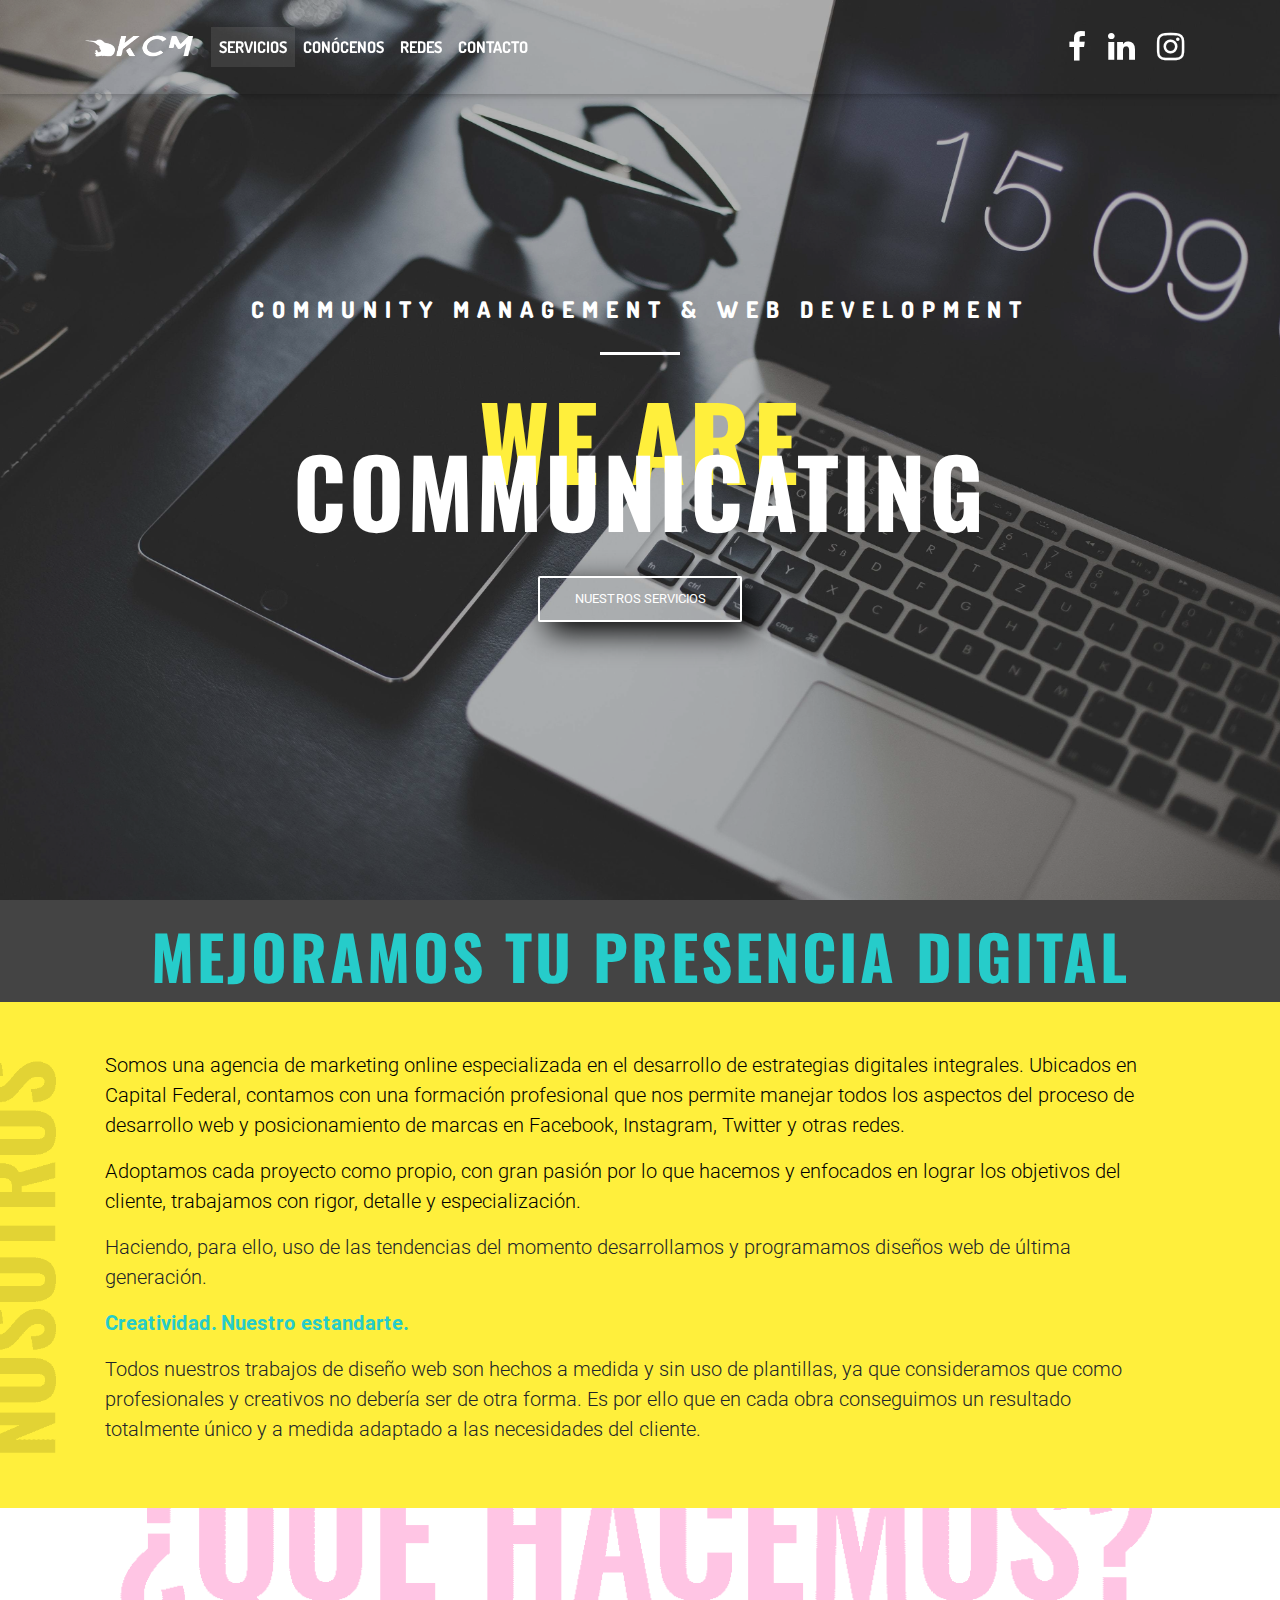
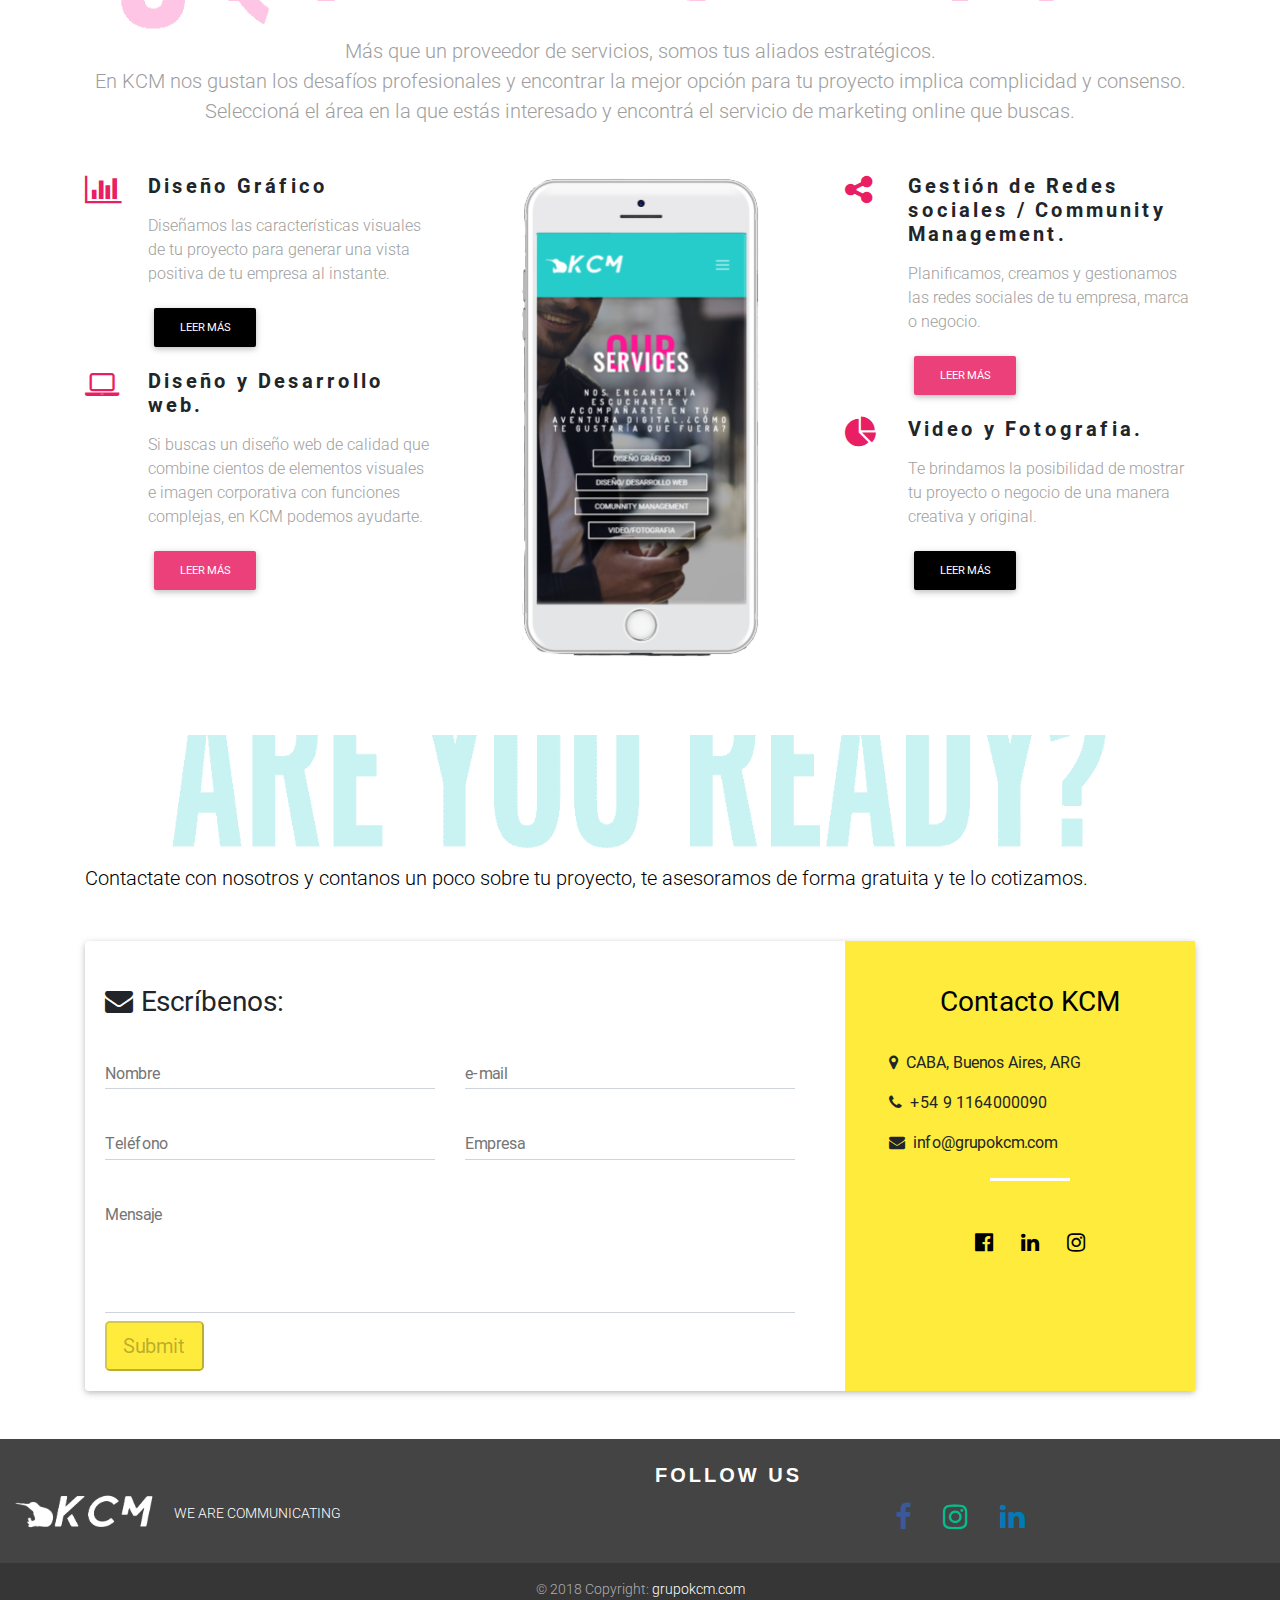
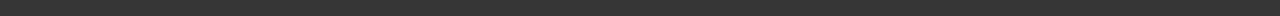
<file: index.html>
<!DOCTYPE html>
<html lang="es">

<head>
  <meta charset="utf-8">
  <meta name="viewport" content="width=device-width, initial-scale=1, shrink-to-fit=no">
  <meta http-equiv="x-ua-compatible" content="ie=edge">
  <title>Grupo KCM - Marketing digital hecho a tu medida.</title>
  <meta name="theme-color" content="#26ccca" />
  <link rel="shortcut icon" type="image/x-icon" href="./imgIndex/favicon.ico">
  <meta name="description" content="Somos una agencia de marketing digital, desarrollo web y manejo de redes sociales. Nos adaptamos a tus necesidades y tiempos.">
  <link rel="canonical" href="https://www.grupokcm.com/index.html">
  <meta http-equiv="cache-control" content="public">
  <!-- Global site tag (gtag.js) - Google Analytics -->
  <script async src="https://www.googletagmanager.com/gtag/js?id=UA-123789354-1"></script>
  <script>
    window.dataLayer = window.dataLayer || [];

    function gtag() {
      dataLayer.push(arguments);
    }
    gtag('js', new Date());
    gtag('config', 'UA-123789354-1');
  </script>
  <link rel="stylesheet" href="https://maxcdn.bootstrapcdn.com/font-awesome/4.7.0/css/font-awesome.min.css">
  <link href="./MDB Free/css/bootstrap.min.css" rel="stylesheet">
  <link href="./MDB Free/css/mdb.min.css" rel="stylesheet">
  <link href="./MDB Free/css/stylekcm.css" rel="stylesheet">
  <link href="https://fonts.googleapis.com/css?family=Dosis|Oswald|Roboto" rel="stylesheet">
</head>

<body>
  <!-- Main navigation -->
  <header>
    <!--Navbar-->
    <nav class="navbar navbar-expand-lg navbar-dark fixed-top scrolling-navbar">
      <div class="container">

        <a class="navbar-brand" href="index.html">
          <img src="./imgIndex/KCM8.png" alt="Logo KCM" title="Logo KCM" height="60px" width="110px">
        </a>
        <button class="navbar-toggler" type="button" data-toggle="collapse" data-target="#navbarSupportedContent-7" aria-controls="navbarSupportedContent-7"
          aria-expanded="false" aria-label="Toggle navigation">
          <span class="navbar-toggler-icon"></span>
        </button>
        <div class="collapse navbar-collapse" id="navbarSupportedContent-7">
          <ul class="navbar-nav mr-auto">
            <li class="nav-item active uña">
              <a class="nav-link " href="./servicios.html">SERVICIOS
                <span class="sr-only">(current)</span>
              </a>
            </li>
            <li class="nav-item uña">
              <a id="conocenosButton" class="nav-link " href="#">CONÓCENOS</a>
            </li>
            <li class="nav-item uña">
              <a class="nav-link " href="servicios.html#redesSection">REDES</a>
            </li>
            <!-- <li class="nav-item uña">
                            <a class="nav-link " href="#">BLOG</a>
                        </li> -->
            <li class="nav-item uña">
              <a id="contactoButton" class="nav-link " href="#">CONTACTO</a>
            </li>
          </ul>
          <form class="form-inline">
            <div class="mt-0">

              <ul class="navbar-nav nav-flex-icons">
                <li class="nav-item">
                  <a class="nav-link white-text font-weight-bold" href="https://www.facebook.com/kcmgrupo/">
                    <i class="fa fa-facebook fa-2x light-green-text-3 icono" aria-label="Icono  Facebook"></i>
                  </a>
                </li>
                <li class="nav-item">
                  <a class="nav-link white-text font-weight-bold" href="https://www.linkedin.com/company/grupo-kcm/">
                    <i class="fa fa-linkedin fa-2x light-green-text-3 icono" aria-label="Icono  Linkedin"></i>
                  </a>
                </li>
                <li class="nav-item">
                  <a class="nav-link white-text font-weight-bold" href="https://www.instagram.com/grupokcm/">
                    <i class="fa fa-instagram fa-2x light-green-text-3 icono" aria-label="Icono  Instagram"></i>
                  </a>
                </li>
              </ul>
            </div>
          </form>
        </div>
      </div>
    </nav>
    <!-- Navbar -->
    <!-- Full Page Intro -->

    <div class="view parallax-e">

      <!-- Mask & flexbox options-->
      <div class="mask rgba-black-light d-flex justify-content-center align-items-center">
        <!-- Content -->
        <div class="container">
          <!--Grid row-->
          <div class="row">
            <!--Grid column-->
            <div class="col-md-12 mb-4 white-text text-center">
              <h1 class="h1-reponsive text-uppercase font-weight-bold mb-0 pt-md-5 pt-5 wow fadeInDown portada1" data-wow-delay="0.3s">
                <strong>Community Management & Web Development</strong>
              </h1>
              <hr id="hrBar" class="hr-light my-4 wow fadeInDown" data-wow-delay="0.4s">
              <h5 class="text-uppercase mb-4  wow fadeInDown portada2" data-wow-delay="0.4s">
                <strong>WE ARE</strong>
              </h5>
              <h5 class="text-uppercase mb-4  wow fadeInDown portada3" data-wow-delay="0.4s">
                <strong>COMMUNICATING</strong>
              </h5>
              <a class="btn btn-outline-white wow fadeInDown imgShadowStrong" href="./servicios.html" data-wow-delay="0.4s">NUESTROS SERVICIOS</a>
            </div>
            <!--Grid column-->
          </div>
          <!--Grid row-->
        </div>
        <!-- Content -->
      </div>
      <!-- Mask & flexbox options-->
    </div>
    <!-- Full Page Intro -->
  </header>
  <div id="conocenosSection" class="diferencia">
    <div class="contenedor container">
      <div class="hijo1">
        <span>MEJORAMOS TU PRESENCIA DIGITAL</span>
      </div>
    </div>
  </div>
  <div class="dedo">
    <section class="container py-5">

      <!-- Section heading -->
      <!-- <h2 class="h1-responsive font-weight-bold text-left pie">NOSOTROS.</h2> -->
      <!-- Section description -->
      <p class="black-text text-left w-responsive mb-8 pablo">Somos una agencia de marketing online especializada en el desarrollo de estrategias digitales integrales. Ubicados
        en Capital Federal, contamos con una formación profesional que nos permite manejar todos los aspectos del proceso
        de desarrollo web y posicionamiento de marcas en Facebook, Instagram, Twitter y otras redes.</p>
      <p class="black-text text-left w-responsive mb-8 pablo">Adoptamos cada proyecto como propio, con gran pasión por lo que hacemos y enfocados en lograr los objetivos del cliente,
        trabajamos con rigor, detalle y especialización.</p>
      <p class="pablo">Haciendo, para ello, uso de las tendencias del momento desarrollamos y programamos diseños web de última generación.</p>
      <p class="creatividad pablo">Creatividad. Nuestro estandarte.</p>
      <p class="pablo">Todos nuestros trabajos de diseño web son hechos a medida y sin uso de plantillas, ya que consideramos que como profesionales
        y creativos no debería ser de otra forma. Es por ello que en cada obra conseguimos un resultado totalmente único
        y a medida adaptado a las necesidades del cliente.
      </p>

      <!-- <hr class="my-3 "> -->

    </section>
  </div>

  <div class="que-hacemos">
    <section class=" container ">

      <!-- Section heading -->
      <!-- <h2 class="h1-responsive font-weight-bold text-center my-5 titulo2">¿QUÉ HACEMOS?</h2> -->
      <!-- Section description -->
      <p class="lead grey-text text-center w-responsive mx-auto mb-5 menem">Más que un proveedor de servicios, somos tus aliados estratégicos.
        <br> En KCM nos gustan los desafíos profesionales y encontrar la mejor opción para tu proyecto implica complicidad y
        consenso. Seleccioná el área en la que estás interesado y encontrá el servicio de marketing online que buscas.
      </p>

      <!-- Grid row -->
      <div class="row">

        <!-- Grid column -->
        <div class="col-md-4">

          <!-- Grid row -->
          <div class="row mb-3">

            <!-- Grid column -->
            <div class="col-2">
              <i class="fa fa-bar-chart fa-2x pink-text"></i>
            </div>
            <!-- Grid column -->

            <!-- Grid column -->
            <div class="col-10">
              <h5 class="font-weight-bold mb-3">Diseño Gráfico</h5>
              <p class="grey-text">Diseñamos las características visuales de tu proyecto para generar una vista positiva de tu empresa al instante.</p>
              <a class="btn btn-black btn-md" href="servicios.html#diseñoSection1">leer más</a>
            </div>
            <!-- Grid column -->

          </div>
          <!-- Grid row -->

          <!-- Grid row -->
          <div class="row mb-3">

            <!-- Grid column -->
            <div class="col-2">
              <i class="fa fa-laptop fa-2x  pink-text"></i>
            </div>
            <!-- Grid column -->

            <!-- Grid column -->
            <div class="col-10">
              <h5 class="font-weight-bold mb-3">Diseño y Desarrollo web.</h5>
              <p class="grey-text">Si buscas un diseño web de calidad que combine cientos de elementos visuales e imagen corporativa con funciones
                complejas, en KCM podemos ayudarte. </p>
              <a class="btn btn-pink btn-md" href="servicios.html#desarrolloSection">leer más</a>
            </div>

            <!-- Grid column -->

          </div>
          <!-- Grid row -->

          <!-- Grid row -->
          <div class="row mb-md-0 mb-3">

            <!-- Grid column -->
            <div class="col-2">
            </div>
            <!-- Grid column -->

            <!-- Grid column -->

          </div>
          <!-- Grid row -->

        </div>
        <!-- Grid column -->

        <!-- Grid column -->
        <div class="col-md-4 text-center mb-4">
          <img class="img-fluid" src="./imgIndex/iphone.png" alt="Imagen de un Iphone" title="iphone" style="max-width: 75%">
        </div>
        <!-- Grid column -->

        <!-- Grid column -->
        <div class="col-md-4">

          <!-- Grid row -->
          <div class="row mb-3">

            <!-- Grid column -->
            <div class="col-2">
              <i class="fa fa-share-alt fa-2x  pink-text"></i>
            </div>
            <!-- Grid column -->

            <!-- Grid column -->
            <div class="col-10">
              <h5 class="font-weight-bold mb-3">Gestión de Redes sociales / Community Management.</h5>
              <p class="grey-text">Planificamos, creamos y gestionamos las redes sociales de tu empresa, marca o negocio.</p>
              <a class="btn btn-pink btn-md" href="servicios.html#redesSection">leer más</a>
            </div>
            <!-- Grid column -->

          </div>
          <!-- Grid row -->

          <!-- Grid row -->
          <div class="row mb-3">

            <!-- Grid column -->
            <div class="col-2">
              <i class="fa fa-pie-chart fa-2x  pink-text"></i>
            </div>
            <!-- Grid column -->

            <!-- Grid column -->
            <div class="col-10">
              <h5 class="font-weight-bold mb-3">Video y Fotografia.</h5>
              <p class="grey-text">Te brindamos la posibilidad de mostrar tu proyecto o negocio de una manera creativa y original.</p>
              <a class="btn btn-black btn-md mb-lg-0 mb-4" href="servicios.html#videoSection">leer más</a>
            </div>
            <!-- Grid column -->

          </div>
          <!-- Grid row -->

        </div>
        <!-- Grid row -->

    </section>
    <!-- Section: Features v.4 -->


    <section id="contactoSection" class="my-5 container are-you-ready">
      <!-- <hr class="my-5 "> -->
      <!-- Section heading -->
      <!-- <h2 class="h1-responsive font-weight-bold text-left my-5 sapo">ARE YOU READY?</h2> -->
      <!-- Section description -->
      <p class="black-text text-left w-responsive mb-5 lilita">Contactate con nosotros y contanos un poco sobre tu proyecto, te asesoramos de forma gratuita y te lo cotizamos.
      </p>

      <!-- Section: Contact v.3 -->


      <!-- Form with header -->
      <div class="card">

        <!-- Grid row -->
        <div class="row">

          <!-- Grid column -->
          <div class="col-lg-8">

            <div class="card-body form">

              <!-- Header -->
              <h3 class="mt-4">
                <i class="fa fa-envelope pr-2"></i>Escríbenos:</h3>

              <form id="formContacto" method="post" action="proceso.php">

                <!-- Grid row -->
                <div class="row">

                  <!-- Grid column -->
                  <div class="col-md-6">
                    <div class="md-form mb-0">
                      <input type="text" name="nombre" id="nombre" class="form-control">
                      <label id="name-label" for="nombre" class="">Nombre</label>
                    </div>
                  </div>
                  <!-- Grid column -->

                  <!-- Grid column -->
                  <div class="col-md-6">
                    <div class="md-form mb-0">
                      <input type="text" name="email" id="email" class="form-control">
                      <label for="email" class="">e-mail</label>
                    </div>
                  </div>
                  <!-- Grid column -->

                </div>
                <!-- Grid row -->
                <div class="row">
                  <!-- Grid column -->
                  <div class="col-md-6">
                    <div class="md-form mb-0">
                      <input type="text" name="telefono" id="telefono" class="form-control">
                      <label for="telefono" class="">Teléfono</label>
                    </div>
                  </div>
                  <!-- Grid row -->
                  <!-- Grid column -->
                  <div class="col-md-6">
                    <div class="md-form mb-0">
                      <input type="text" name="empresa" id="empresa" class="form-control">
                      <label for="empresa" class="">Empresa</label>
                    </div>
                  </div>
                  <!-- Grid column -->
                </div>

                <!-- Grid row -->
                <div class="row">

                  <!-- Grid column -->
                  <div class="col-md-12">
                    <div class="md-form mb-0">
                      <textarea type="text" name="mensaje" id="mensaje" class="form-control md-textarea" rows="3"></textarea>
                      <label for="mensaje">Mensaje</label>
                    </div>
                    <!-- Grid column -->
                    <input class="btn-floating btn-lg yellow" type="submit" name="enviar" id="enviar" style="font-family: inherit" disabled>
                    <!-- <i class="fa fa-send-o"></i> -->


                  </div>
                  <!-- Grid row -->
                </div>
              </form>
            </div>
            <!-- Grid column -->
          </div>
          <!-- Grid row -->
          <!-- Grid column -->
          <div class="col-lg-4">

            <div class="card-body contact text-center h-100 yellow pb-0 pr-0">

              <h3 class="my-4 pb-2 black-text">Contacto KCM</h3>
              <ul class="text-lg-left list-unstyled ml-4">
                <li>
                  <p>
                    <i class="fa fa-map-marker pr-2"></i>CABA, Buenos Aires, ARG</p>
                </li>
                <li>
                  <p>
                    <i class="fa fa-phone pr-2"></i>+54 9 1164000090</p>
                </li>
                <li>
                  <p>
                    <i class="fa fa-envelope pr-2"></i>info@grupokcm.com</p>
                </li>
              </ul>
              <hr class="hr-light my-4">
              <br>

              <ul class="list-inline text-center list-unstyled">
                <li class="list-inline-item">
                  <a class="p-2 fa-lg tw-ic" href="https://www.facebook.com/kcmgrupo/">
                    <i class="fa fa-facebook-official black-text" aria-label="Icono Facebook"></i>
                  </a>
                </li>
                <li class="list-inline-item">
                  <a class="p-2 fa-lg li-ic" href="https://www.linkedin.com/company/grupo-kcm/">
                    <i class="fa fa-linkedin black-text" aria-label="Icono Linkedin"></i>
                  </a>
                </li>
                <li class="list-inline-item">
                  <a class="p-2 fa-lg ins-ic" href="https://www.instagram.com/grupokcm/">
                    <i class="fa fa-instagram black-text" aria-label="Icono Instagram"></i>
                    </i>
                  </a>
                </li>
              </ul>
            </div>
          </div>
          <!-- Grid column -->
        </div>
        <!-- Form with header -->
      </div>
    </section>

    <footer class="page-footer font-small jose pt-4 mt-4">

      <!--Footer Links-->
      <div class="container-fluid text-center text-md-left">
        <div class="row">

          <!--First column-->
          <div class="col-md-6 ">
            <a class="navbar-brand" href="#">
              <img src="./imgIndex/KCM8.png" alt="Logo KCM" title="Logo KCM" height="90px" width="140px">
            </a>
            WE ARE COMMUNICATING
          </div>
          <!--/.First column-->

          <!--Second column-->
          <div class="col-md-6">
            <h5 class="text-uppercase seguir">Follow us</h5>
            <ul class="list-unstyled redes">
              <li>
                <a class="nav-link white-text font-weight-bold" href="https://www.facebook.com/kcmgrupo/">
                  <i class="fa fa-facebook fa-2x light-green-text-3 icono river" aria-label="Icono Facebook"></i>
                </a>
              </li>
              <li>
                <a class="nav-link white-text font-weight-bold" href="https://www.instagram.com/grupokcm/">
                  <i class="fa fa-instagram fa-2x light-green-text-3 icono rosario" aria-label="Icono Instagram"></i>
                </a>
              </li>
              <li>
                <a class="nav-link white-text font-weight-bold" href="https://www.linkedin.com/company/grupo-kcm/">
                  <i class="fa fa-linkedin fa-2x light-green-text-3 icono boca" aria-label="Icono Linkedin"></i>
                </a>
              </li>

            </ul>
          </div>
          <!--/.Second column-->
        </div>
      </div>
      <!--/.Footer Links-->

      <!--Copyright-->
      <div class="footer-copyright py-3 text-center">
        © 2018 Copyright:
        <a href="http://www.grupokcm.com/"> grupokcm.com </a>
      </div>
      <!--/.Copyright-->

    </footer>
    <!--/.Footer-->

    <!-- SCRIPTS -->
    <!-- JQuery -->
    <script type="text/javascript" src="./MDB Free/js/jquery-3.2.1.min.js"></script>
    <!-- Bootstrap tooltips -->
    <script type="text/javascript" src="./MDB Free/js/popper.min.js"></script>
    <!-- Bootstrap core JavaScript -->
    <script type="text/javascript" src="./MDB Free/js/bootstrap.min.js"></script>
    <!-- MDB core JavaScript -->
    <script type="text/javascript" src="./MDB Free/js/mdb.min.js"></script>
    <script src="./MDB Free/js/indexJS.js"></script>
    <script src="./MDB Free/js/formulariophp.js"></script>
</body>

</html>
</file>
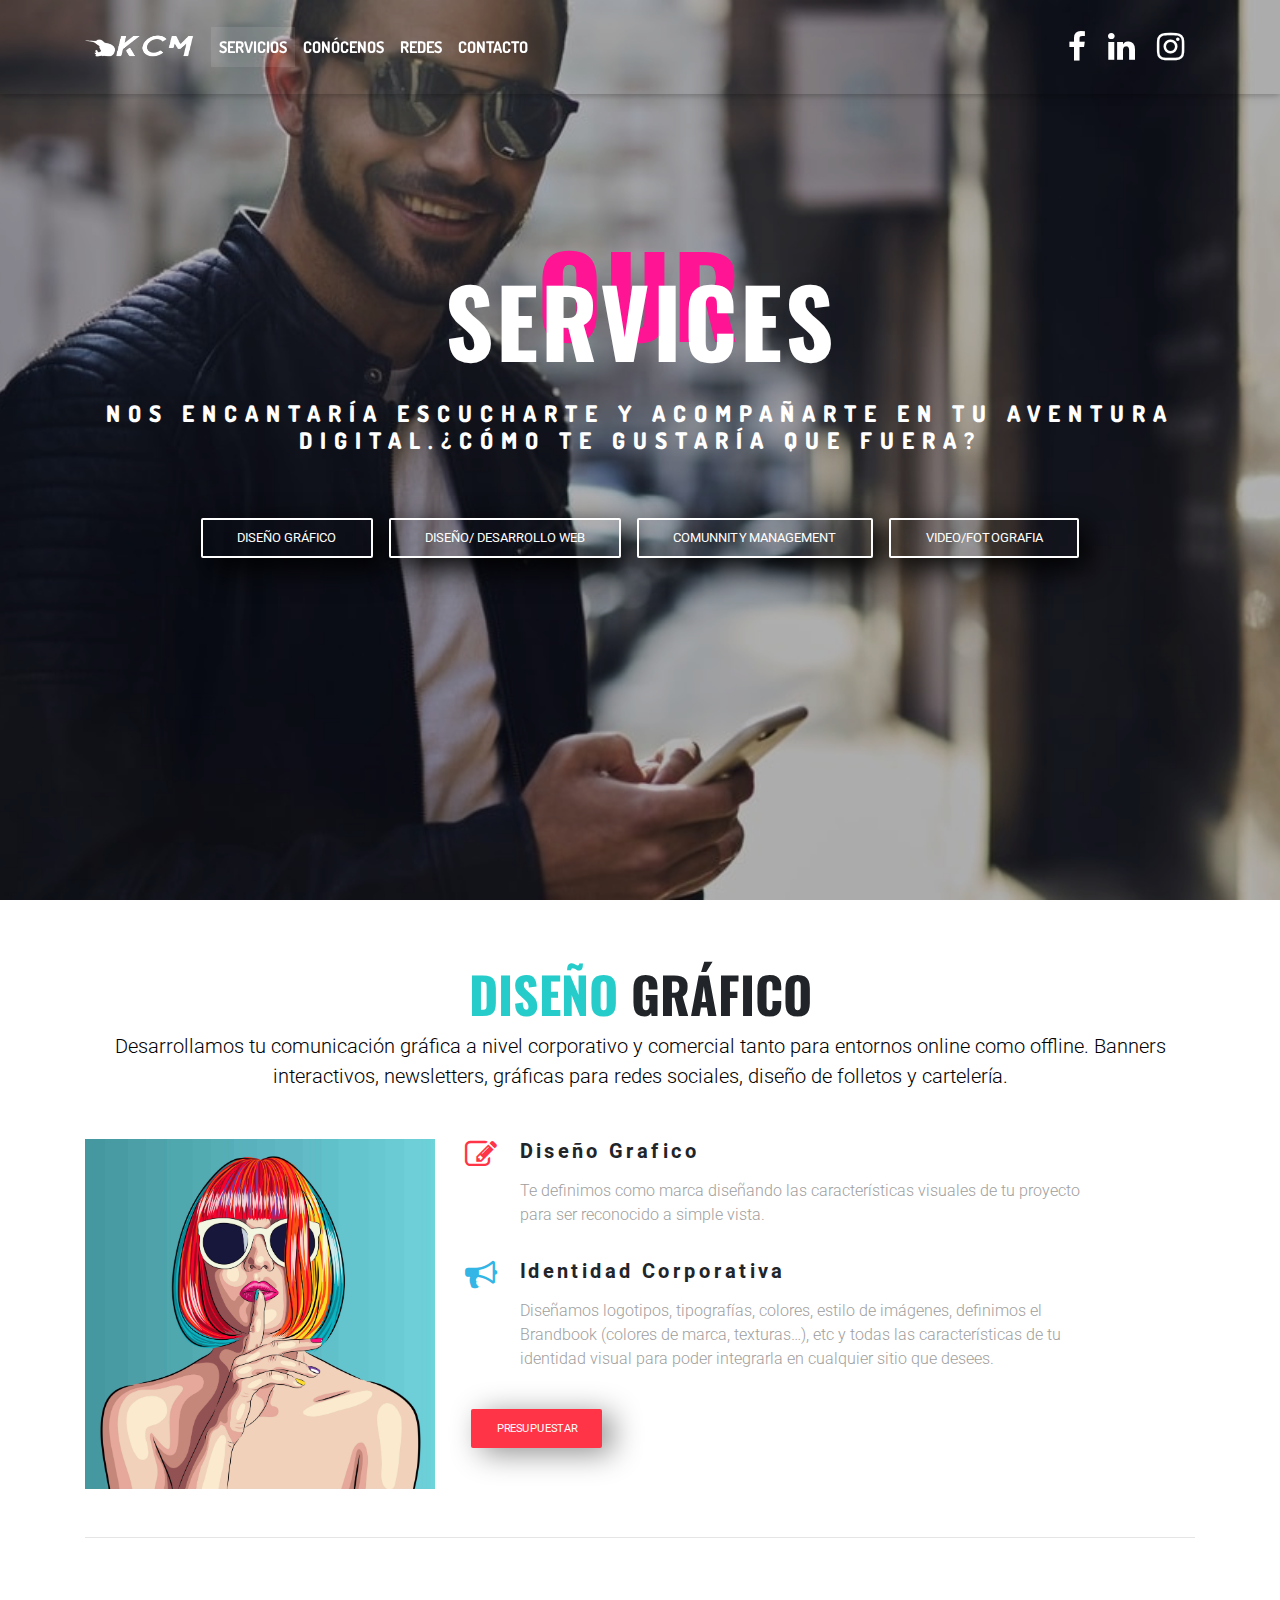
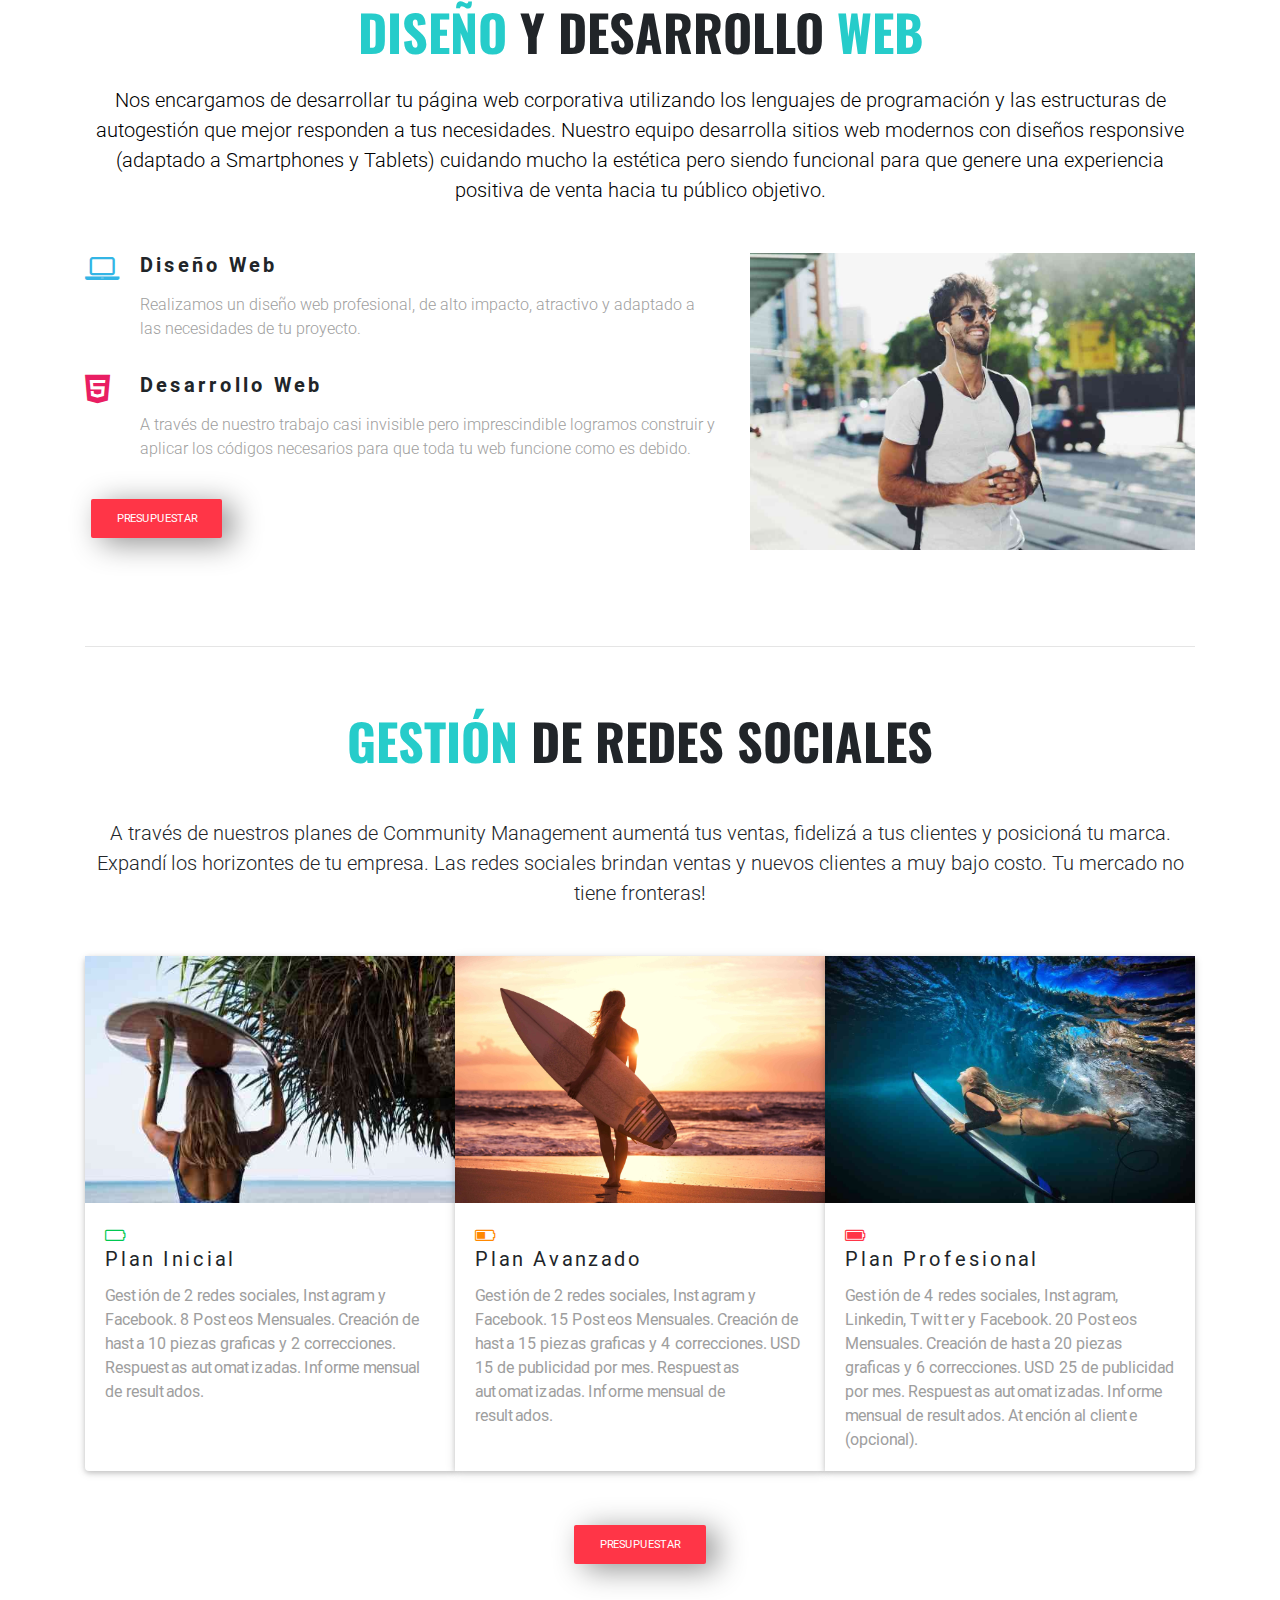
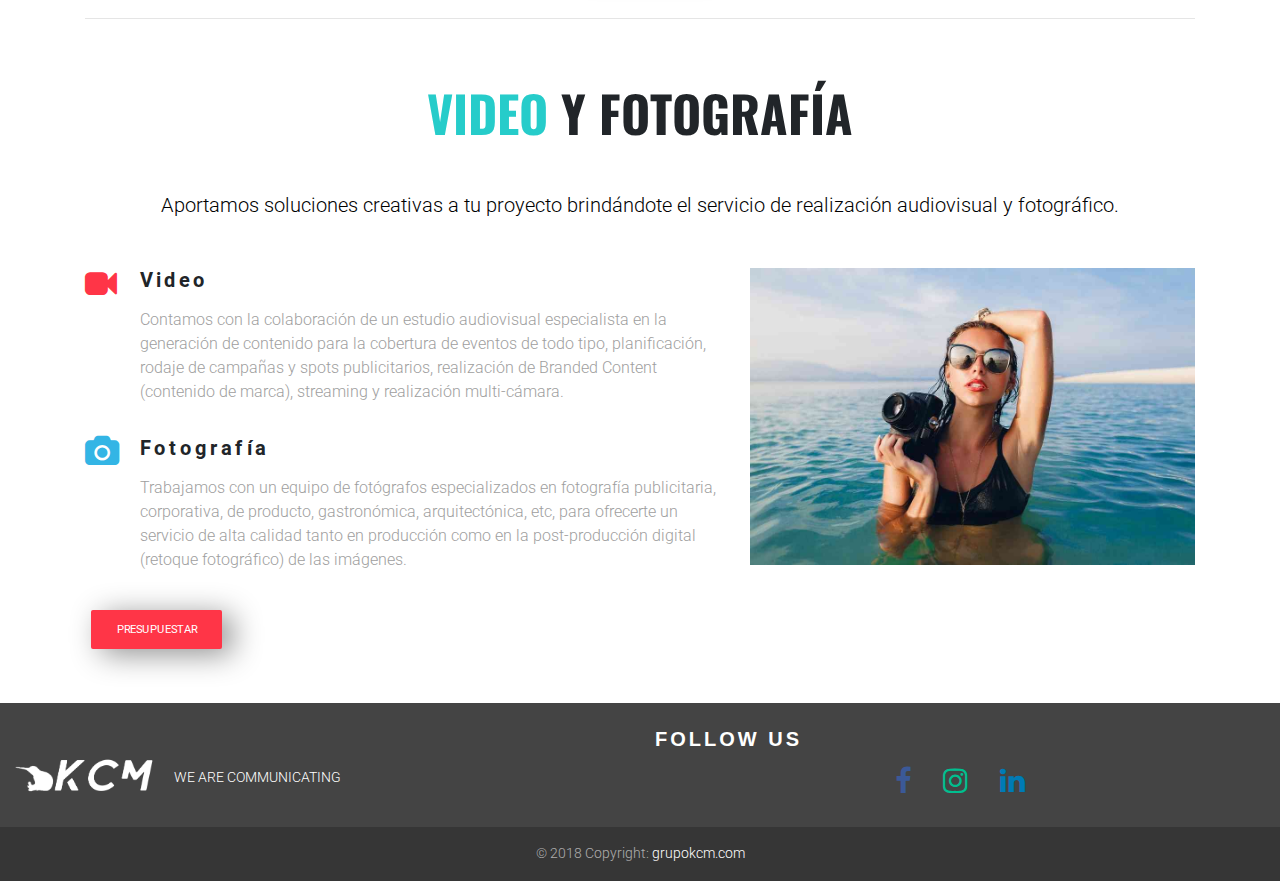
<file: servicios.html>
<!DOCTYPE html>
<html lang="es">

<head>
  <meta charset="utf-8">
  <meta name="viewport" content="width=device-width, initial-scale=1, shrink-to-fit=no">
  <meta http-equiv="x-ua-compatible" content="ie=edge">
  <title>Grupo KCM - Marketing digital hecho a tu medida.</title>
  <meta name="theme-color" content="#26ccca" />
  <link rel="shortcut icon" type="image/x-icon" href="./imgIndex/favicon.ico">
  <meta name="description" content="Somos una agencia de marketing digital, desarrollo web y manejo de redes sociales. Nos adaptamos a tus necesidades y tiempos.">
  <link rel="canonical" href="https://www.grupokcm.com/servicios.html">
  <meta http-equiv="cache-control" content="public">
  <!-- Global site tag (gtag.js) - Google Analytics -->
  <script async src="https://www.googletagmanager.com/gtag/js?id=UA-123789354-1"></script>
  <script>
    window.dataLayer = window.dataLayer || [];

    function gtag() {
      dataLayer.push(arguments);
    }
    gtag('js', new Date());

    gtag('config', 'UA-123789354-1');
  </script>
  <link rel="stylesheet" href="https://maxcdn.bootstrapcdn.com/font-awesome/4.7.0/css/font-awesome.min.css">
  <link href="./MDB Free/css/bootstrap.min.css" rel="stylesheet">
  <link href="./MDB Free/css/mdb.min.css" rel="stylesheet">
  <link href="./MDB Free/css/stylekcm.css" rel="stylesheet">
  <link href="https://fonts.googleapis.com/css?family=Dosis|Oswald|Roboto" rel="stylesheet">
</head>

<body>
  <!-- Main navigation -->
  <header>
    <!--Navbar-->
    <nav class="navbar navbar-expand-lg navbar-dark fixed-top scrolling-navbar">
      <div class="container">

        <a class="navbar-brand" href="index.html">
          <img src="imgServicios/KCM8.png" alt="Logo KCM" height="60px" width="110px">
        </a>
        <button class="navbar-toggler" type="button" data-toggle="collapse" data-target="#navbarSupportedContent-7" aria-controls="navbarSupportedContent-7"
          aria-expanded="false" aria-label="Toggle navigation">
          <span class="navbar-toggler-icon"></span>
        </button>
        <div class="collapse navbar-collapse" id="navbarSupportedContent-7">
          <ul class="navbar-nav mr-auto">
            <li class="nav-item active uña">
              <a class="nav-link " href="#">SERVICIOS
                <span class="sr-only">(current)</span>
              </a>
            </li>
            <li class="nav-item uña">
              <a class="nav-link " href="index.html#conocenosSection">CONÓCENOS</a>
            </li>
            <li class="nav-item uña">
              <a id="redesButton" class="nav-link " href="#">REDES</a>
            </li>
            <!-- <li class="nav-item uña">
                            <a class="nav-link " href="#">BLOG</a>
                        </li> -->
            <li class="nav-item uña">
              <a class="nav-link " href="index.html#contactoSection">CONTACTO</a>
            </li>
          </ul>
          <form class="form-inline">
            <div class="mt-0">

              <ul class="navbar-nav nav-flex-icons">
                <li class="nav-item">
                  <a class="nav-link white-text font-weight-bold" href="https://www.facebook.com/kcmgrupo/">
                    <i class="fa fa-facebook fa-2x light-green-text-3 icono" aria-label="Icono Facebook"></i>
                  </a>
                </li>
                <li class="nav-item">
                  <a class="nav-link white-text font-weight-bold" href="https://www.linkedin.com/company/grupo-kcm/">
                    <i class="fa fa-linkedin fa-2x light-green-text-3 icono" aria-label="Icono Linkedin"></i>
                  </a>
                </li>
                <li class="nav-item">
                  <a class="nav-link white-text font-weight-bold" href="https://www.instagram.com/grupokcm/">
                    <i class="fa fa-instagram fa-2x light-green-text-3 icono" aria-label="Icono Instagram"></i>
                  </a>
                </li>
              </ul>
            </div>
          </form>
        </div>
      </div>
    </nav>
    <!-- Navbar -->
    <!-- Full Page Intro -->

    <div class="view parallax-e-services">

      <div class="mask rgba-black-light d-flex justify-content-center align-items-center">
        <!-- Content -->
        <div class="container" style="height: 50%">
          <!--Grid row-->
          <div class="row">
            <!--Grid column-->
            <div class="col-md-12 white-text text-center">
              <h5 class="text-uppercase wow fadeInDown portada21" data-wow-delay="0.4s" strong>OUR</strong>
              </h5>
              <h5 class="text-uppercase wow fadeInDown portada3" data-wow-delay="0.4s">
                <strong>SERVICES</strong>
              </h5>
            </div>
            <div class="col-md-12 white-text text-center pt-3 pb-xs-5">
              <h1 class="h1-reponsive text-uppercase font-weight-bold  wow fadeInDown portada1" data-wow-delay="0.3s">
                <strong>Nos encantaría escucharte y acompañarte en tu aventura digital.¿Cómo te gustaría que fuera?
                </strong>
              </h1>
              <!-- <a class="btn btn-outline-white wow fadeInDown " data-wow-delay="0.4s">NUESTROS SERVICIOS</a> -->
            </div>
            <!--Grid column-->
          </div>
          <!--Grid row-->
          <div class="pt-3 pt-sm-4" style="text-align: center">
            <a id="diseñoButton" class="btn btn-outline-white wow fadeInDown py-1 py-md-2 imgShadowStrong" data-wow-delay="0.4s">Diseño Gráfico</a>
            <a id="desarrolloButton" class="btn btn-outline-white wow fadeInDown py-1 py-md-2 imgShadowStrong" data-wow-delay="0.4s">Diseño/ Desarrollo Web</a>
            <a id="communityButton" class="btn btn-outline-white wow fadeInDown py-1 py-md-2 imgShadowStrong" data-wow-delay="0.4s">Comunnity management</a>
            <a id="videoButton" class="btn btn-outline-white wow fadeInDown py-1 py-md-2 imgShadowStrong" data-wow-delay="0.4s">Video/Fotografia</a>
          </div>
        </div>
        <!-- Content -->
      </div>
      <!-- Mask & flexbox options-->
    </div>
    <!-- Full Page Intro -->
    <div id="diseñoSection1"></div>
  </header>

  <div id="diseñoSection" class="mt-5">
    <!-- SECCION 1-->
    <section class="mb-5 container">

      <!-- Section heading -->
      <h2 class="h1-responsive font-weight-bold text-center tituloblog">
        <span class="rod">DISEÑO</span> GRÁFICO</span>
      </h2>
      <!-- Section description -->
      <p class="black-text text-center w-responsive mx-auto mb-lg-5 introblog">Desarrollamos tu comunicación gráfica a nivel corporativo y comercial tanto para entornos online como offline. Banners
        interactivos, newsletters, gráficas para redes sociales, diseño de folletos y cartelería.
      </p>

      <!-- Grid row -->
      <div class="row">

        <!-- Grid column -->
        <div class="col-lg-4 mb-lg-0 mb-5 mt-xl-0">
          <!--Image-->
          <img src="imgServicios/diseñovector-min.jpg" alt="Imagen mujer vector, diseño grafico section" class="img-fluid">
        </div>
        <!-- Grid column -->

        <!-- Grid column -->
        <div class="col-lg-7">

          <!-- Grid row -->
          <div class="row mb-3">
            <div class="col-md-1 col-2">
              <i class="fa fa-pencil-square-o fa-2x text-danger"></i>
            </div>
            <div class="col-md-11 col-10">
              <h5 class="font-weight-bold mb-3">Diseño Grafico</h5>
              <p class="grey-text">Te definimos como marca diseñando las características visuales de tu proyecto para ser reconocido a simple
                vista.
              </p>
            </div>
          </div>
          <!-- Grid row -->

          <!-- Grid row -->
          <div class="row mb-3">
            <div class="col-md-1 col-2">
              <i class="fa fa-bullhorn fa-2x text-info"></i>
            </div>
            <div class="col-md-11 col-10">
              <h5 class="font-weight-bold mb-3">Identidad Corporativa</h5>
              <p class="grey-text">
                Diseñamos logotipos, tipografías, colores, estilo de imágenes, definimos el Brandbook (colores de marca, texturas…), etc
                y todas las características de tu identidad visual para poder integrarla en cualquier sitio que desees.
              </p>
            </div>
          </div>
          <!-- Grid row -->

          <!-- Presupuestar MODAL -->
          <!-- <div class="row container imgShadow"> -->
          <button type="button" class="btn btn-danger btn-md imgShadow" data-toggle="modal" data-target="#presupuestoModal" data-whatever="@mdo">Presupuestar</button>
          <div class="modal fade" id="presupuestoModal" tabindex="-1" role="dialog" aria-labelledby="exampleModalLabel" aria-hidden="true">
            <div class="modal-dialog" role="document">
              <div class="modal-content">
                <div class="modal-header">
                  <img src="./imgIndex/KCM8(gris).png" alt="Logo KCM" height="90px" width="140px">
                  <h4 class="modal-title pt-4 pl-4" id="exampleModalLabel">Presupuesto</h4>
                  <button type="button" class="close" data-dismiss="modal" aria-label="Close">
                    <span aria-hidden="true">&times;</span>
                  </button>
                </div>
                <div class="modal-body">
                  <form id="formPresupuesto" method="post" action="presupuesto.php">
                    <div class="form-group">
                      <label for="nombre" class="col-form-label">Nombre:</label>
                      <input type="text" name="nombre" class="form-control" id="nombre" required>
                    </div>
                    <div class="form-group">
                      <label for="email" class="col-form-label">E-mail:</label>
                      <input type="mail" name="email" class="form-control" id="email" required>
                    </div>
                    <div class="form-group">
                      <label for="telefono" class="col-form-label">Teléfono:</label>
                      <input type="number" name="telefono" class="form-control" id="telefono" required>
                    </div>
                    <div class="form-group">
                      <label for="recipient-chekbox" class="col-form-label">¿En qué estás interesado?</label>

                      <!-- Default checkbox -->
                      <div class="form-check">
                        <label class="checkstyle " for="checkbox1">
                          <h6>Diseño Gráfico</h6>
                          <input type="hidden" name="diseño" value="0">
                          <input type="checkbox" name="diseño" id="checkbox1">
                          <span class="checkmark"></span>
                        </label>
                      </div>
                      <!-- Default checkbox -->
                      <div class="form-check">
                        <label class="checkstyle " for="checkbox2">
                          <h6>Diseño y Desarrollo Web</h6>
                          <input type="hidden" name="desarrollo" value="0">
                          <input type="checkbox" name="desarrollo" id="checkbox2">
                          <span class="checkmark"></span>
                        </label>
                      </div>
                      <!-- Default checkbox -->
                      <div class="form-check">
                        <label class="checkstyle " for="checkbox3">
                          <h6>Community Management</h6>
                          <input type="hidden" name="community" value="0">
                          <input type="checkbox" name="community" id="checkbox3">
                          <span class="checkmark"></span>
                        </label>
                      </div>
                      <!-- Default checkbox -->
                      <div class="form-check">
                        <label class="checkstyle " for="checkbox4">
                          <h6>Fotografía y Video</h6>
                          <input type="hidden" name="fotografia" value="0">
                          <input type="checkbox" name="fotografia" id="checkbox4">
                          <span class="checkmark"></span>
                        </label>
                      </div>

                      <div class="form-group">
                        <label for="message-text" class="col-form-label">Mensaje:</label>
                        <textarea class="form-control" name="mensaje" id="message-text" required placeholder="Contanos un poco sobre tu proyecto/empresa"></textarea>
                      </div>
                      <div class="modal-footer">
                        <button type="button" class="btn btn-danger" data-dismiss="modal">Cancelar</button>
                        <input type="submit" class="btn btn-success">
                      </div>
                  </form>


                  </div>
                </div>
              </div>
              <!-- </div> -->
            </div>
            <!-- Presupuestar MODAL -->

          </div>
          <!-- Grid column -->


    </section>
    </div>

    <!-- SECCION 2 -->
    <section id="desarrolloSection" class="my-4 container">


      <!-- Grid column -->

    </section>
    </div>

    <!-- SECCION 2 -->
    <section id="desarrolloSection" class="my-4 container">
      <hr class="my-5">
      <!-- Section heading -->
      <h2 class="h1-responsive font-weight-bold text-center my-4 tituloblog">
        <span class="rod">DISEÑO </span>
        <span> Y</span>
        <span> DESARROLLO</span>
        <span class="rod"> WEB</span>
      </h2>
      <!-- Section description -->
      <p class="black-text text-center w-responsive mx-auto mb-5 introblog">Nos encargamos de desarrollar tu página web corporativa utilizando los lenguajes de programación y las estructuras
        de autogestión que mejor responden a tus necesidades. Nuestro equipo desarrolla sitios web modernos con diseños responsive
        (adaptado a Smartphones y Tablets) cuidando mucho la estética pero siendo funcional para que genere una experiencia
        positiva de venta hacia tu público objetivo. </p>

      <!-- Grid row -->
      <div class="row flex-cont">

        <!-- Grid column -->
        <div class="col-lg-7">

          <!-- Grid row -->
          <div class="row mb-3">
            <div class="col-md-1 col-2">
              <i class="fa fa-laptop fa-2x text-info"></i>
            </div>
            <div class="col-md-11 col-10">
              <h5 class="font-weight-bold mb-3">Diseño Web</h5>
              <p class="grey-text">Realizamos un diseño web profesional, de alto impacto, atractivo y adaptado a las necesidades de tu proyecto.
              </p>
            </div>
          </div>
          <!-- Grid row -->

          <!-- Grid row -->
          <div class="row mb-3">
            <div class="col-md-1 col-2">
              <i class="fa fa-html5 fa-2x pink-text"></i>
            </div>
            <div class="col-md-11 col-10">
              <h5 class="font-weight-bold mb-3">Desarrollo Web</h5>
              <p class="grey-text">A través de nuestro trabajo casi invisible pero imprescindible logramos construir y aplicar los códigos necesarios
                para que toda tu web funcione como es debido.</p>
            </div>
            <!-- </div> -->
          </div>
          <!-- Grid row -->
          <!-- Presupuestar MODAL Button -->
          <button type="button" class="btn btn-danger btn-md imgShadow" data-toggle="modal" data-target="#presupuestoModal" data-whatever="@mdo">Presupuestar</button>

        </div>
        <!-- Grid column -->

        <!-- Grid column -->
        <div class="col-lg-5 mb-5">
          <!--Image-->
          <img src="imgServicios/fotodesarrolloweb-min.jpg" alt="Sample project image" class="img-fluid" width="100%">
        </div>
        <!-- Grid column -->

      </div>
      <!-- Grid row -->
      <div id="redesSection"></div>
    </section>
    <!-- Projects section v.3 -->



    <div id="communitySection" class="container">
      <hr class="my-5">
      <!-- Section heading -->
      <h2 class="h1-responsive font-weight-bold text-center my-5 tituloblog">

        <span class="rod">GESTIÓN</span> DE REDES
        <span class="mila"> SOCIALES</span>
      </h2>
      <!-- Section description -->
      </strong>
      <p class="text-center w-responsive mx-auto mb-5 introblog">A través de nuestros planes de Community Management aumentá tus ventas, fidelizá a tus clientes y posicioná tu marca.
        Expandí los horizontes de tu empresa. Las redes sociales brindan ventas y nuevos clientes a muy bajo costo.
        <span class="ana">Tu mercado no tiene fronteras!</span>
      </p>
    </div>

    <div class="card-group container">
      <div class="card">
        <img class="img-fluid" src="imgServicios/begginer-min.jpg" alt="Surfer principiante" height="auto" width="100%">
        <div class="card-body">
          <i class="fa fa-battery-empty fa-1x text-success"></i>
          <h5 class="card-title">Plan Inicial</h5>
          <p class="card-text grey-text" style="font-size: 1rem">Gestión de 2 redes sociales, Instagram y Facebook. 8 Posteos Mensuales. Creación de hasta 10 piezas graficas y
            2 correcciones. Respuestas automatizadas. Informe mensual de resultados.</p>
        </div>
      </div>
      <div class="card">
        <img class="img-fluid" src="imgServicios/profesional-min.jpg" alt="Surfer intermedia" height="3vw" width="100%">
        <div class="card-body">
          <i class="fa fa-battery-half fa-1x text-warning"></i>
          <h5 class="card-title">Plan Avanzado</h5>
          <p class="card-text grey-text" style="font-size: 1rem">Gestión de 2 redes sociales, Instagram y Facebook. 15 Posteos Mensuales. Creación de hasta 15 piezas graficas y
            4 correcciones. USD 15 de publicidad por mes. Respuestas automatizadas. Informe mensual de resultados.</p>
        </div>
      </div>
      <div class="card">
        <img class="img-fluid" src="imgServicios/advance-min.jpg" alt="Surfer avanzada" height="3vw" width="100%">
        <div class="card-body">
          <i class="fa fa-battery-full fa-1x text-danger"></i>
          <h5 class="card-title">Plan Profesional</h5>
          <p class="card-text grey-text" style="font-size: 1rem">Gestión de 4 redes sociales, Instagram, Linkedin, Twitter y Facebook. 20 Posteos Mensuales. Creación de hasta 20
            piezas graficas y 6 correcciones. USD 25 de publicidad por mes. Respuestas automatizadas. Informe mensual de
            resultados. Atención al cliente (opcional).</p>
        </div>
      </div>
      <!-- </div> -->
    </div>
    <!-- Presupuestar MODAL Button -->
    <div class="container mt-5" style="display: flex; justify-content: center">
      <button type="button" class="btn btn-danger btn-md imgShadow" data-toggle="modal" data-target="#presupuestoModal" data-whatever="@mdo">Presupuestar</button>
    </div>

    <!-- SECCION 4 -->
    <section id="videoSection" class="my-5 container">
      <hr class="my-5">
      <!-- Section heading -->
      <h2 class="h1-responsive font-weight-bold text-center my-5 tituloblog">
        <span class="rod">VIDEO </span>
        <span> Y</span>
        <span> FOTOGRAFÍA</span>
      </h2>
      <!-- Section description -->
      <p class="black-text text-center w-responsive mx-auto mb-5 introblog">Aportamos soluciones creativas a tu proyecto brindándote el servicio de realización audiovisual y fotográfico.</p>

      <!-- Grid row -->
      <div class="row flex-cont">
        <!-- Grid column -->
        <div class="col-lg-7">
          <!-- Grid row -->
          <div class="row mb-3">
            <div class="col-md-1 col-2">
              <i class="fa fa-video-camera fa-2x text-danger"></i>
            </div>
            <div class="col-md-11 col-10">
              <h5 class="font-weight-bold mb-3">Video</h5>
              <p class="grey-text">Contamos con la colaboración de un estudio audiovisual especialista en la generación de contenido para la cobertura
                de eventos de todo tipo, planificación, rodaje de campañas y spots publicitarios, realización de Branded
                Content (contenido de marca), streaming y realización multi-cámara.
              </p>
            </div>
          </div>
          <!-- Grid row -->

          <!-- Grid row -->
          <div class="row mb-3">
            <div class="col-md-1 col-2">
              <i class="fa fa-camera fa-2x text-info"></i>
            </div>
            <div class="col-md-11 col-10">
              <h5 class="font-weight-bold mb-3">Fotografía</h5>
              <p class="grey-text">
                Trabajamos con un equipo de fotógrafos especializados en fotografía publicitaria, corporativa, de producto, gastronómica,
                arquitectónica, etc, para ofrecerte un servicio de alta calidad tanto en producción como en la post-producción
                digital (retoque fotográfico) de las imágenes.
              </p>
            </div>
            <!-- </div> -->
          </div>
          <!-- Grid row -->

          <!-- Presupuestar MODAL -->
          <button type="button" class="btn btn-danger btn-md imgShadow" data-toggle="modal" data-target="#presupuestoModal" data-whatever="@mdo">Presupuestar</button>

        </div>
        <!-- Grid column -->

        <!-- Grid column -->
        <div class="col-lg-5 mb-5">
          <!--Image-->
          <img src="imgServicios/fotografiayvideo-min.jpg" alt="Sample project image" class="img-fluid">
        </div>
        <!-- Grid column -->

      </div>
      <!-- Grid row -->

    </section>
    <!-- Projects section v.3 -->

    <footer class="page-footer font-small jose pt-4 mt-4">

      <!--Footer Links-->
      <div class="container-fluid text-center text-md-left">
        <div class="row">

          <!--First column-->
          <div class="col-md-6 ">
            <a class="navbar-brand" href="#">
              <img src="imgServicios/KCM8.png" alt="#" height="90px" width="140px">
            </a>
            WE ARE COMMUNICATING
          </div>
          <!--/.First column-->

          <!--Second column-->
          <div class="col-md-6">
            <h5 class="text-uppercase seguir">Follow us</h5>
            <ul class="list-unstyled redes">
              <br>
              <li>
                <a class="nav-link white-text font-weight-bold" href="https://www.facebook.com/kcmgrupo/">
                  <i class="fa fa-facebook fa-2x light-green-text-3 icono river" aria-label="Icono Facebook"></i>
                </a>
              </li>
              <li>
                <a class="nav-link white-text font-weight-bold" href="https://www.instagram.com/grupokcm/">
                  <i class="fa fa-instagram fa-2x light-green-text-3 icono rosario" aria-label="Icono Instagram"></i>
                </a>
              </li>
              <li>
                <a class="nav-link white-text font-weight-bold" href="https://www.linkedin.com/company/grupo-kcm/">
                  <i class="fa fa-linkedin fa-2x light-green-text-3 icono boca" aria-label="Icono Linkedin"></i>
                </a>
              </li>

            </ul>
          </div>
          <!--/.Second column-->
        </div>
      </div>
      <!--/.Footer Links-->
      <!--Copyright-->
      <div class="footer-copyright py-3 text-center">
        © 2018 Copyright:
        <a href="http://www.grupokcm.com/"> grupokcm.com </a>
      </div>
      <!--/.Copyright-->

    </footer>
    <!--/.Footer-->
    <!-- SCRIPTS -->
    <!-- JQuery -->
    <script type="text/javascript" src="./MDB Free/js/jquery-3.2.1.min.js"></script>
    <!-- Bootstrap tooltips -->
    <script type="text/javascript" src="./MDB Free/js/popper.min.js"></script>
    <!-- Bootstrap core JavaScript -->
    <script type="text/javascript" src="./MDB Free/js/bootstrap.min.js"></script>
    <!-- MDB core JavaScript -->
    <script type="text/javascript" src="./MDB Free/js/mdb.min.js"></script>
    <!-- JQuery -->
    <script src="./MDB Free/js/indexJS.js"></script>
</body>

</html>
</file>
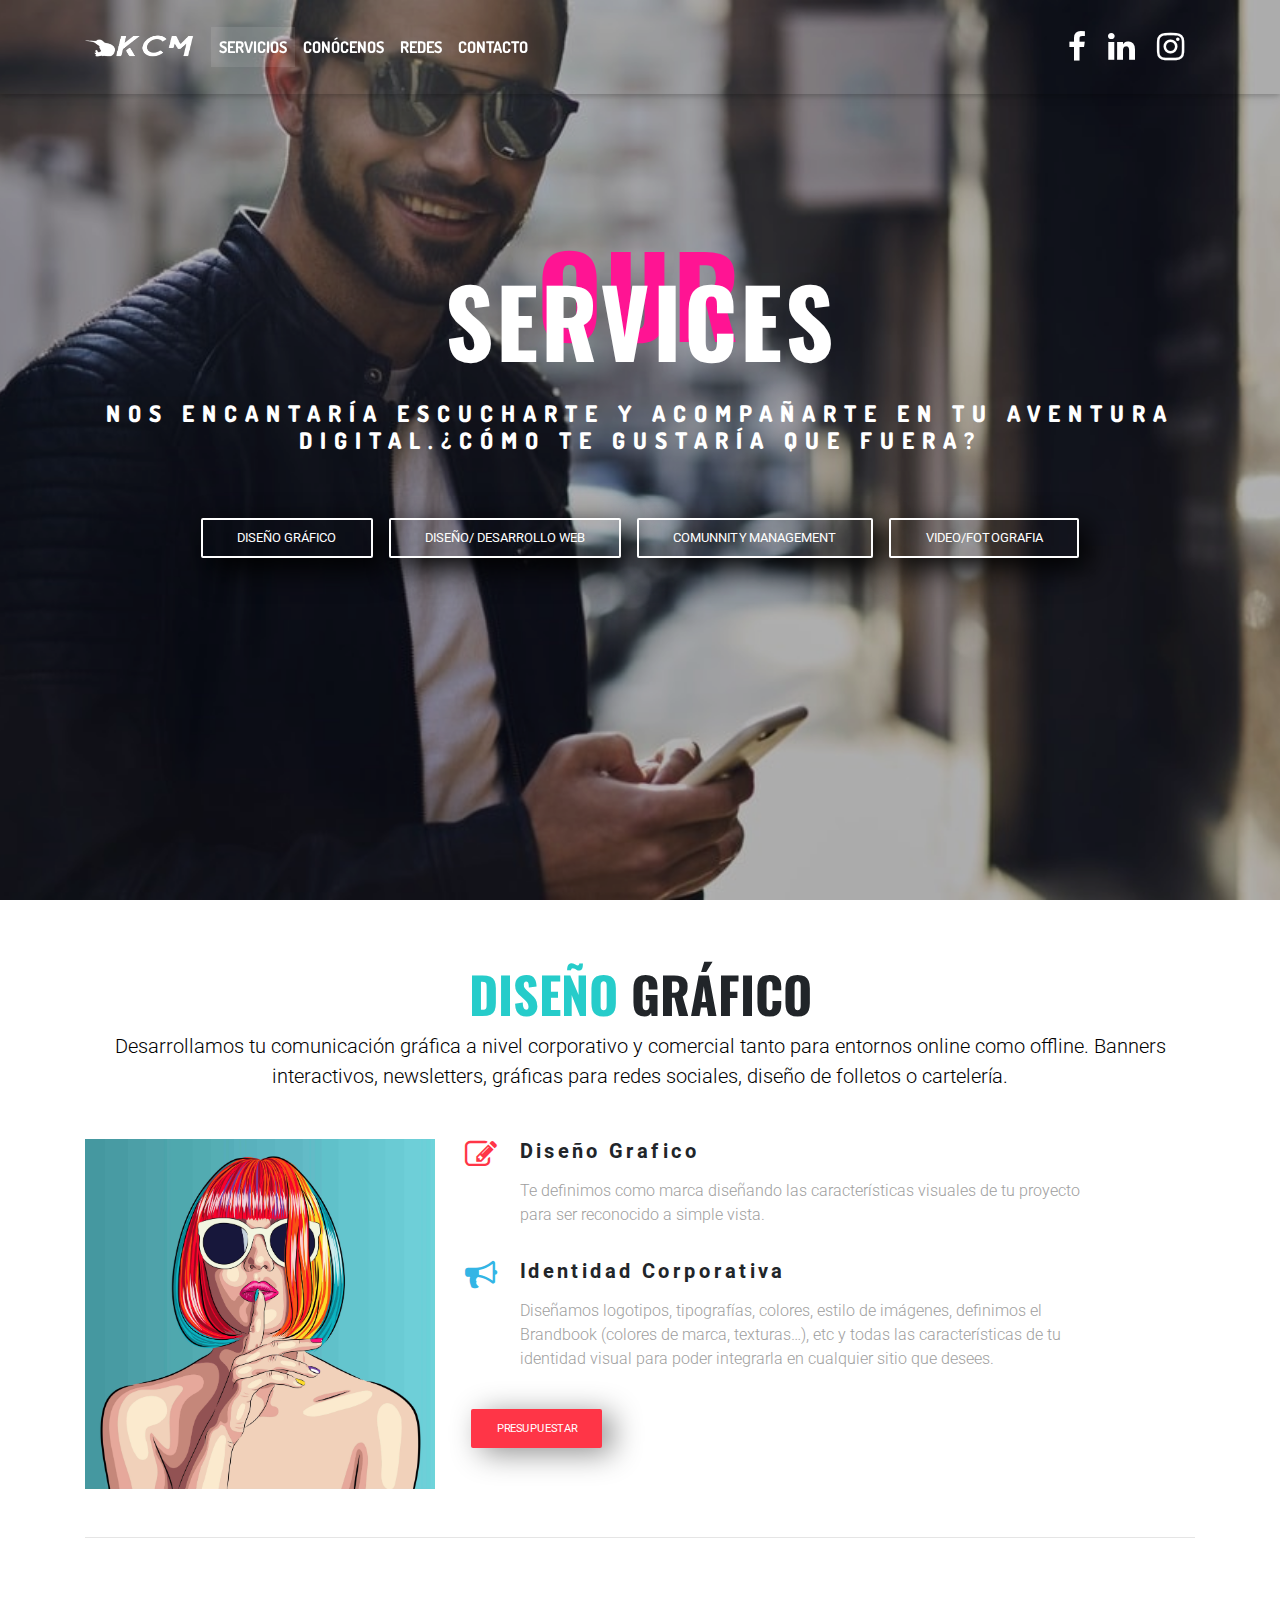
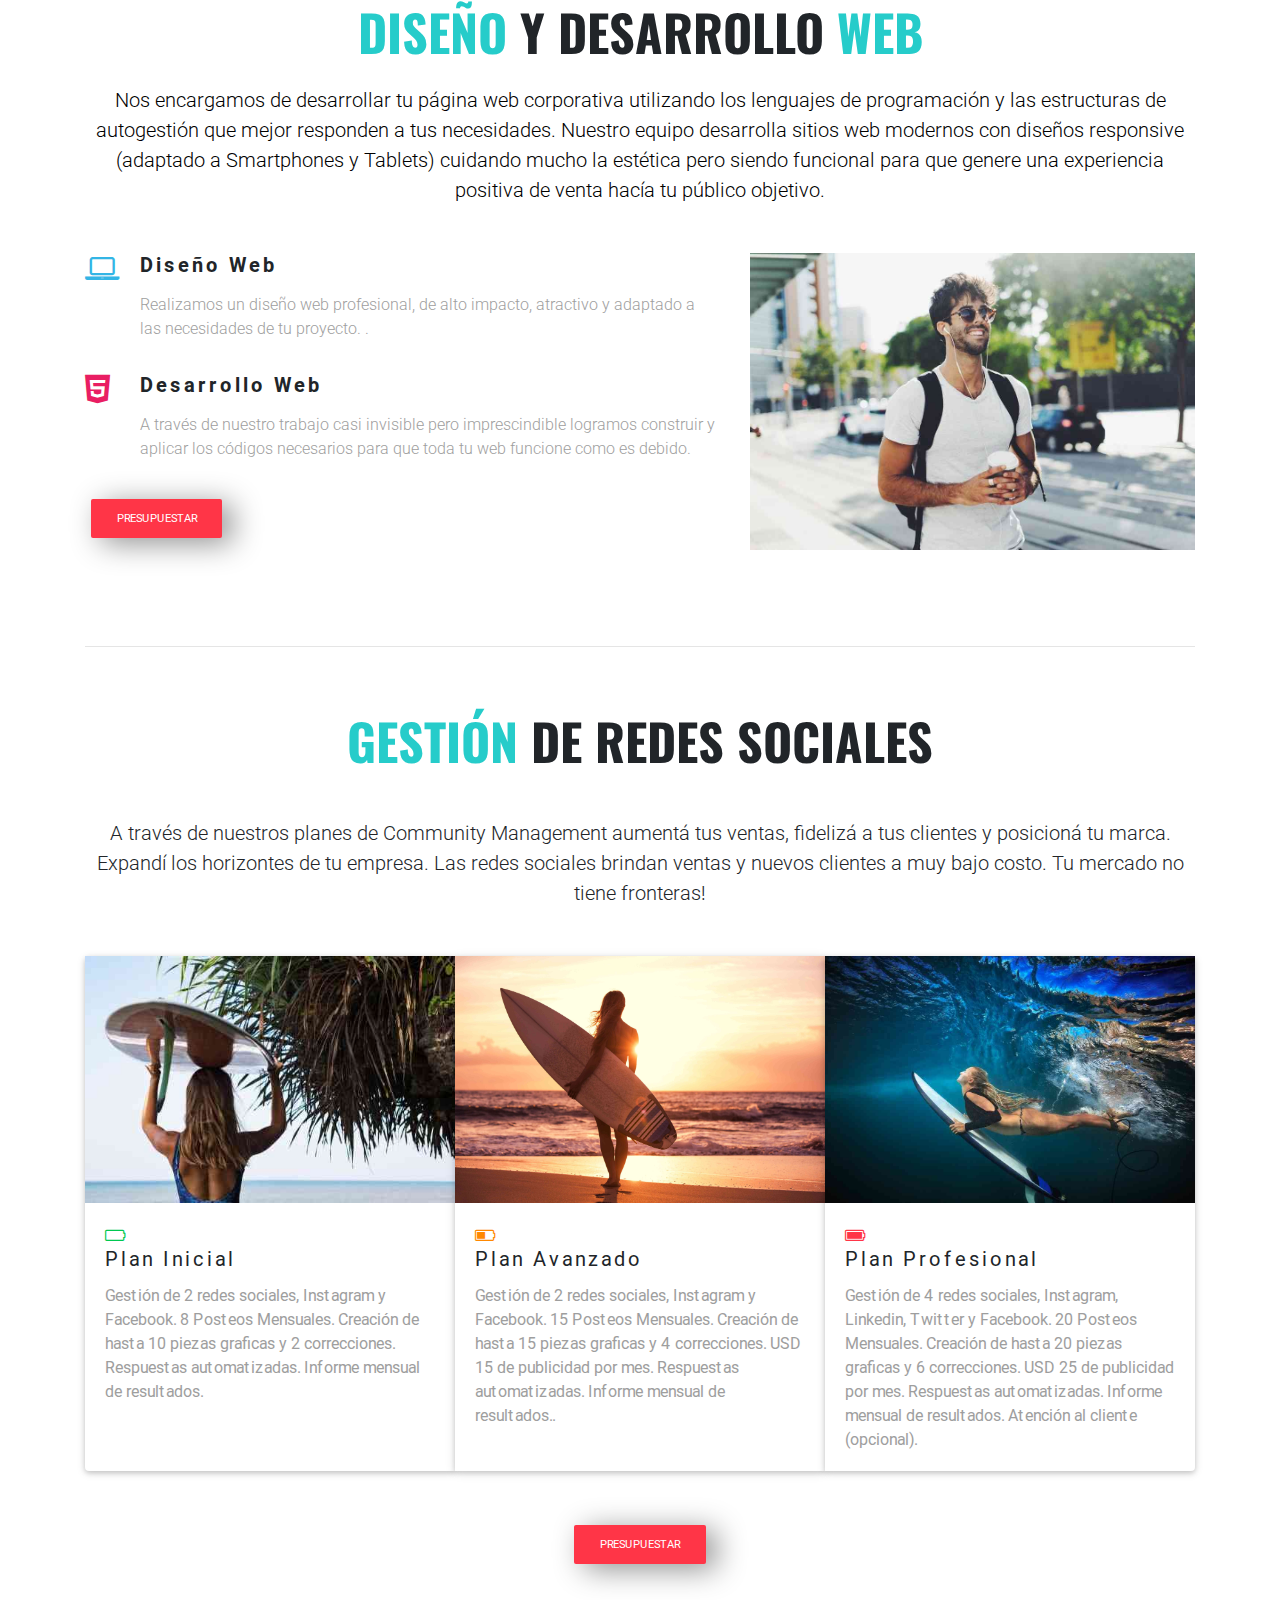
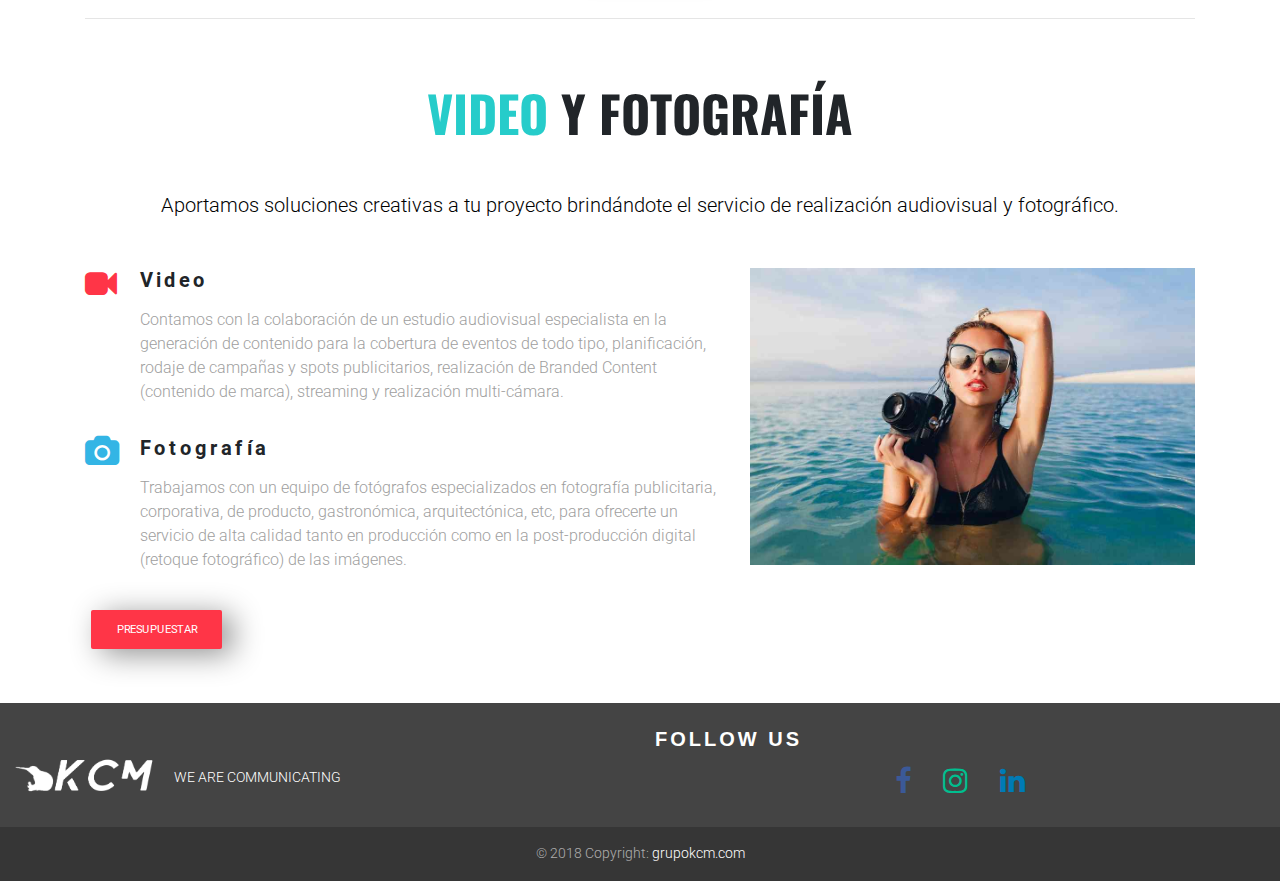
<file: serviciosDOS.html>
<!DOCTYPE html>
<html lang="es">

<head>
    <meta charset="utf-8">
    <meta name="viewport" content="width=device-width, initial-scale=1, shrink-to-fit=no">
    <meta http-equiv="x-ua-compatible" content="ie=edge">
    <title>KCM - Services</title>
    <!-- Font Awesome -->
    <link rel="stylesheet" href="https://maxcdn.bootstrapcdn.com/font-awesome/4.7.0/css/font-awesome.min.css">
    <!-- Bootstrap core CSS -->
    <link href="./MDB Free/css/bootstrap.min.css" rel="stylesheet">
    <!-- Material Design Bootstrap -->
    <link href="./MDB Free/css/mdb.min.css" rel="stylesheet">
    <!-- Your custom styles (optional) -->
    <link href="./MDB Free/css/stylekcm.css" rel="stylesheet">
    <link href="https://fonts.googleapis.com/css?family=Dosis|Oswald|Roboto" rel="stylesheet">
</head>

<body>
    <!-- Main navigation -->
    <header>
        <!--Navbar-->
        <nav class="navbar navbar-expand-lg navbar-dark fixed-top scrolling-navbar">
            <div class="container">

                <a class="navbar-brand" href="index.html">
                    <img src="imgServicios/KCM8.png" alt="Logo KCM" height="60px" width="110px">
                </a>
                <button class="navbar-toggler" type="button" data-toggle="collapse" data-target="#navbarSupportedContent-7" aria-controls="navbarSupportedContent-7" aria-expanded="false" aria-label="Toggle navigation">
                    <span class="navbar-toggler-icon"></span>
                </button>
                <div class="collapse navbar-collapse" id="navbarSupportedContent-7">
                    <ul class="navbar-nav mr-auto">
                        <li class="nav-item active uña">
                            <a class="nav-link " href="#">SERVICIOS
                                <span class="sr-only">(current)</span>
                            </a>
                        </li>
                        <li class="nav-item uña">
                            <a class="nav-link " href="index.html#conocenosSection">CONÓCENOS</a>
                        </li>
                        <li class="nav-item uña">
                            <a id="redesButton" class="nav-link " href="#">REDES</a>
                        </li>
                        <!-- <li class="nav-item uña">
                            <a class="nav-link " href="#">BLOG</a>
                        </li> -->
                        <li class="nav-item uña">
                            <a class="nav-link " href="index.html#contactoSection">CONTACTO</a>
                        </li>
                    </ul>
                    <form class="form-inline">
                        <div class="mt-0">

                            <ul class="navbar-nav nav-flex-icons">
                                <li class="nav-item">
                                    <a class="nav-link white-text font-weight-bold" href="https://www.facebook.com/kcmgrupo/">
                                        <i class="fa fa-facebook fa-2x light-green-text-3 icono"></i>
                                    </a>
                                </li>
                                <li class="nav-item">
                                    <a class="nav-link white-text font-weight-bold" href="https://www.linkedin.com/company/grupo-kcm/">
                                        <i class="fa fa-linkedin fa-2x light-green-text-3 icono"></i>
                                    </a>
                                </li>
                                <li class="nav-item">
                                    <a class="nav-link white-text font-weight-bold" href="https://www.instagram.com/grupokcm/">
                                        <i class="fa fa-instagram fa-2x light-green-text-3 icono"></i>
                                    </a>
                                </li>
                            </ul>
                        </div>
                    </form>
                </div>
            </div>
        </nav>
        <!-- Navbar -->
        <!-- Full Page Intro -->

        <div class="view parallax-e-services" data-jarallax='{"speed": 0.2}'>
            <!-- style="background-image: url('imgServicios/ourplans3-min.jpg'); background-repeat: no-repeat; background-size: cover; background-position: center center;"> -->
            <!-- Mask & flexbox options-->
            <div class="mask rgba-black-light d-flex justify-content-center align-items-center">
                <!-- Content -->
                <div class="container" style="height: 50%">
                    <!--Grid row-->
                    <div class="row">
                        <!--Grid column-->
                        <div class="col-md-12 white-text text-center">
                            <h5 class="text-uppercase wow fadeInDown portada21" data-wow-delay="0.4s" strong>OUR</strong>
                            </h5>
                            <h5 class="text-uppercase wow fadeInDown portada3" data-wow-delay="0.4s">
                                <strong>SERVICES</strong>
                            </h5>
                        </div>
                        <div class="col-md-12 white-text text-center pt-3 pb-xs-5">
                            <h1 class="h1-reponsive text-uppercase font-weight-bold  wow fadeInDown portada1" data-wow-delay="0.3s">
                                <strong>Nos encantaría escucharte y acompañarte en tu aventura digital.¿Cómo te gustaría que fuera?
                                </strong>
                            </h1>
                            <!-- <a class="btn btn-outline-white wow fadeInDown " data-wow-delay="0.4s">NUESTROS SERVICIOS</a> -->
                        </div>
                        <!--Grid column-->
                    </div>
                    <!--Grid row-->
                    <div class="pt-3 pt-sm-4" style="text-align: center">
                        <a id="diseñoButton" class="btn btn-outline-white wow fadeInDown py-1 py-md-2 imgShadowStrong" data-wow-delay="0.4s">Diseño Gráfico</a>
                        <a id="desarrolloButton" class="btn btn-outline-white wow fadeInDown py-1 py-md-2 imgShadowStrong" data-wow-delay="0.4s">Diseño/ Desarrollo Web</a>
                        <a id="communityButton" class="btn btn-outline-white wow fadeInDown py-1 py-md-2 imgShadowStrong" data-wow-delay="0.4s">Comunnity management</a>
                        <a id="videoButton" class="btn btn-outline-white wow fadeInDown py-1 py-md-2 imgShadowStrong" data-wow-delay="0.4s">Video/Fotografia</a>
                    </div>
                </div>
                <!-- Content -->
            </div>
            <!-- Mask & flexbox options-->
        </div>
        <!-- Full Page Intro -->
        <div id="diseñoSection1"></div>
    </header>

    <div id="diseñoSection" class="mt-5">
        <!-- SECCION 1-->
        <section class="mb-5 container">

            <!-- Section heading -->
            <h2 class="h1-responsive font-weight-bold text-center tituloblog">
                <span class="rod">DISEÑO</span> GRÁFICO</span>
            </h2>
            <!-- Section description -->
            <p class="black-text text-center w-responsive mx-auto mb-lg-5 introblog">Desarrollamos tu comunicación gráfica a nivel corporativo y comercial tanto para entornos online como offline. Banners interactivos, newsletters, gráficas para redes sociales, diseño de folletos o cartelería.
            </p>

            <!-- Grid row -->
            <div class="row">

                <!-- Grid column -->
                <div class="col-lg-4 mb-lg-0 mb-5 mt-xl-0">
                    <!--Image-->
                    <img src="imgServicios/diseñovector-min.jpg" alt="Imagen mujer vector, diseño grafico section" class="img-fluid">
                </div>
                <!-- Grid column -->

                <!-- Grid column -->
                <div class="col-lg-7">

                    <!-- Grid row -->
                    <div class="row mb-3">
                        <div class="col-md-1 col-2">
                            <i class="fa fa-pencil-square-o fa-2x text-danger"></i>
                        </div>
                        <div class="col-md-11 col-10">
                            <h5 class="font-weight-bold mb-3">Diseño Grafico</h5>
                            <p class="grey-text">Te definimos como marca diseñando las características visuales de tu proyecto para ser reconocido a simple vista.</p>
                        </div>
                    </div>
                    <!-- Grid row -->

                    <!-- Grid row -->
                    <div class="row mb-3">
                        <div class="col-md-1 col-2">
                            <i class="fa fa-bullhorn fa-2x text-info"></i>
                        </div>
                        <div class="col-md-11 col-10">
                            <h5 class="font-weight-bold mb-3">Identidad Corporativa</h5>
                            <p class="grey-text">
                                Diseñamos logotipos, tipografías, colores, estilo de imágenes, definimos el Brandbook (colores de marca, texturas…), etc y todas las características de tu identidad visual para poder integrarla en cualquier sitio que desees.
                            </p>
                        </div>
                    </div>
                    <!-- Grid row -->

                    <!-- Presupuestar MODAL -->
                    <!-- <div class="row container imgShadow"> -->
                    <button type="button" class="btn btn-danger btn-md imgShadow" data-toggle="modal" data-target="#presupuestoModal" data-whatever="@mdo">Presupuestar</button>
                    <div class="modal fade" id="presupuestoModal" tabindex="-1" role="dialog" aria-labelledby="exampleModalLabel" aria-hidden="true">
                        <div class="modal-dialog" role="document">
                            <div class="modal-content">
                                <div class="modal-header">
                                    <img src="./imgIndex/KCM8(gris).png" alt="Logo KCM" height="90px" width="140px">
                                    <h4 class="modal-title pt-4 pl-4" id="exampleModalLabel">Presupuesto</h4>
                                    <button type="button" class="close" data-dismiss="modal" aria-label="Close">
                                        <span aria-hidden="true">&times;</span>
                                    </button>
                                </div>
                                <div class="modal-body">
                                    <form id="formPresupuesto" method="post" action="presupuesto.php">
                                        <div class="form-group">
                                            <label for="nombre" class="col-form-label">Nombre:</label>
                                            <input type="text" name="nombre" class="form-control" id="nombre" required>
                                        </div>
                                        <div class="form-group">
                                            <label for="email" class="col-form-label">E-mail:</label>
                                            <input type="mail" name="email" class="form-control" id="email" required>
                                        </div>
                                        <div class="form-group">
                                            <label for="telefono" class="col-form-label">Teléfono:</label>
                                            <input type="number" name="telefono" class="form-control" id="telefono" required>
                                        </div>
                                        <div class="form-group">
                                            <label for="recipient-chekbox" class="col-form-label">¿En qué estás interesado?</label>

                                            <!-- Default checkbox -->
                                            <div class="form-check">
                                                <label class="checkstyle " for="checkbox1">
                                                    <h6>Diseño Gráfico</h6>
                                                    <input type="hidden" name="diseño" value="0">
                                                    <input type="checkbox" name="diseño" id="checkbox1">
                                                    <span class="checkmark"></span>
                                                </label>
                                            </div>
                                            <!-- Default checkbox -->
                                            <div class="form-check">
                                                <label class="checkstyle " for="checkbox2">
                                                    <h6>Diseño y Desarrollo Web</h6>
                                                    <input type="hidden" name="desarrollo" value="0">
                                                    <input type="checkbox" name="desarrollo" id="checkbox2">
                                                    <span class="checkmark"></span>
                                                </label>
                                            </div>
                                            <!-- Default checkbox -->
                                            <div class="form-check">
                                                <label class="checkstyle " for="checkbox3">
                                                    <h6>Community Management</h6>
                                                    <input type="hidden" name="community" value="0">
                                                    <input type="checkbox" name="community" id="checkbox3">
                                                    <span class="checkmark"></span>
                                                </label>
                                            </div>
                                            <!-- Default checkbox -->
                                            <div class="form-check">
                                                <label class="checkstyle " for="checkbox4">
                                                    <h6>Fotografía y Video</h6>
                                                    <input type="hidden" name="fotografia" value="0">
                                                    <input type="checkbox" name="fotografia" id="checkbox4">
                                                    <span class="checkmark"></span>
                                                </label>
                                            </div>

                                            <div class="form-group">
                                                <label for="message-text" class="col-form-label">Mensaje:</label>
                                                <textarea class="form-control" name="mensaje" id="message-text" required placeholder="Contanos un poco sobre tu proyecto/empresa"></textarea>
                                            </div>
                                            <div class="modal-footer">
                                                <button type="button" class="btn btn-danger" data-dismiss="modal">Cancelar</button>
                                                <input type="submit" class="btn btn-success">
                                            </div>
                                    </form>


                                    </div>
                                </div>
                            </div>
                            <!-- </div> -->
                        </div>
                        <!-- Presupuestar MODAL -->

                    </div>
                    <!-- Grid column -->


        </section>
        </div>

        <!-- SECCION 2 -->
        <section id="desarrolloSection" class="my-4 container">


            <!-- Grid column -->

        </section>
        </div>

        <!-- SECCION 2 -->
        <section id="desarrolloSection" class="my-4 container">
            <hr class="my-5">
            <!-- Section heading -->
            <h2 class="h1-responsive font-weight-bold text-center my-4 tituloblog">
                <span class="rod">DISEÑO </span>
                <span> Y</span>
                <span> DESARROLLO</span>
                <span class="rod"> WEB</span>
            </h2>
            <!-- Section description -->
            <p class="black-text text-center w-responsive mx-auto mb-5 introblog">Nos encargamos de desarrollar tu página web corporativa utilizando los lenguajes de programación y las estructuras de autogestión que mejor responden a tus necesidades. Nuestro equipo desarrolla sitios web modernos con diseños responsive (adaptado
                a Smartphones y Tablets) cuidando mucho la estética pero siendo funcional para que genere una experiencia positiva de venta hacía tu público objetivo. </p>

            <!-- Grid row -->
            <div class="row flexCont">

                <!-- Grid column -->
                <div class="col-lg-7">

                    <!-- Grid row -->
                    <div class="row mb-3">
                        <div class="col-md-1 col-2">
                            <i class="fa fa-laptop fa-2x text-info"></i>
                        </div>
                        <div class="col-md-11 col-10">
                            <h5 class="font-weight-bold mb-3">Diseño Web</h5>
                            <p class="grey-text">Realizamos un diseño web profesional, de alto impacto, atractivo y adaptado a las necesidades de tu proyecto. .
                            </p>
                        </div>
                    </div>
                    <!-- Grid row -->

                    <!-- Grid row -->
                    <div class="row mb-3">
                        <div class="col-md-1 col-2">
                            <i class="fa fa-html5 fa-2x pink-text"></i>
                        </div>
                        <div class="col-md-11 col-10">
                            <h5 class="font-weight-bold mb-3">Desarrollo Web</h5>
                            <p class="grey-text">A través de nuestro trabajo casi invisible pero imprescindible logramos construir y aplicar los códigos necesarios para que toda tu web funcione como es debido.</p>
                        </div>
                        <!-- </div> -->
                    </div>
                    <!-- Grid row -->
                    <!-- Presupuestar MODAL Button -->
                    <button type="button" class="btn btn-danger btn-md imgShadow" data-toggle="modal" data-target="#presupuestoModal" data-whatever="@mdo">Presupuestar</button>

                </div>
                <!-- Grid column -->

                <!-- Grid column -->
                <div class="col-lg-5 mb-5">
                    <!--Image-->
                    <img src="imgServicios/fotodesarrolloweb-min.jpg" alt="Sample project image" class="img-fluid" width="100%">
                </div>
                <!-- Grid column -->

            </div>
            <!-- Grid row -->
            <div id="redesSection"></div>
        </section>
        <!-- Projects section v.3 -->



        <div id="communitySection" class="container">
            <hr class="my-5">
            <!-- Section heading -->
            <h2 class="h1-responsive font-weight-bold text-center my-5 tituloblog">

                <span class="rod">GESTIÓN</span> DE REDES
                <span class="mila"> SOCIALES</span>
            </h2>
            <!-- Section description -->
            </strong>
            <p class="text-center w-responsive mx-auto mb-5 introblog">A través de nuestros planes de Community Management aumentá tus ventas, fidelizá a tus clientes y posicioná tu marca. Expandí los horizontes de tu empresa. Las redes sociales brindan ventas y nuevos clientes a muy bajo costo.
                <span class="ana">Tu mercado no tiene fronteras!</span>
            </p>
        </div>

        <div class="card-group container">
            <div class="card">
                <img class="img-fluid" src="imgServicios/begginer-min.jpg" alt="Surfer principiante" height="auto" width="100%">
                <div class="card-body">
                    <i class="fa fa-battery-empty fa-1x text-success"></i>
                    <h5 class="card-title">Plan Inicial</h5>
                    <p class="card-text grey-text" style="font-size: 1rem">Gestión de 2 redes sociales, Instagram y Facebook. 8 Posteos Mensuales. Creación de hasta 10 piezas graficas y 2 correcciones. Respuestas automatizadas. Informe mensual de resultados.</p>
                </div>
            </div>
            <div class="card">
                <img class="img-fluid" src="imgServicios/profesional-min.jpg" alt="Surfer intermedia" height="3vw" width="100%">
                <div class="card-body">
                    <i class="fa fa-battery-half fa-1x text-warning"></i>
                    <h5 class="card-title">Plan Avanzado</h5>
                    <p class="card-text grey-text" style="font-size: 1rem">Gestión de 2 redes sociales, Instagram y Facebook. 15 Posteos Mensuales. Creación de hasta 15 piezas graficas y 4 correcciones. USD 15 de publicidad por mes. Respuestas automatizadas. Informe mensual de resultados..</p>
                </div>
            </div>
            <div class="card">
                <img class="img-fluid" src="imgServicios/advance-min.jpg" alt="Surfer avanzada" height="3vw" width="100%">
                <div class="card-body">
                    <i class="fa fa-battery-full fa-1x text-danger"></i>
                    <h5 class="card-title">Plan Profesional</h5>
                    <p class="card-text grey-text" style="font-size: 1rem">Gestión de 4 redes sociales, Instagram, Linkedin, Twitter y Facebook. 20 Posteos Mensuales. Creación de hasta 20 piezas graficas y 6 correcciones. USD 25 de publicidad por mes. Respuestas automatizadas. Informe mensual de resultados.
                        Atención al cliente (opcional).</p>
                </div>
            </div>
            <!-- </div> -->
        </div>
        <!-- Presupuestar MODAL Button -->
        <div class="container mt-5" style="display: flex; justify-content: center">
            <button type="button" class="btn btn-danger btn-md imgShadow" data-toggle="modal" data-target="#presupuestoModal" data-whatever="@mdo">Presupuestar</button>
        </div>

        <!-- SECCION 4 -->
        <section id="videoSection" class="my-5 container">
            <hr class="my-5">
            <!-- Section heading -->
            <h2 class="h1-responsive font-weight-bold text-center my-5 tituloblog">
                <span class="rod">VIDEO </span>
                <span> Y</span>
                <span> FOTOGRAFÍA</span>
            </h2>
            <!-- Section description -->
            <p class="black-text text-center w-responsive mx-auto mb-5 introblog">Aportamos soluciones creativas a tu proyecto brindándote el servicio de realización audiovisual y fotográfico.</p>

            <!-- Grid row -->
            <div class="row flexCont">
                <!-- Grid column -->
                <div class="col-lg-7">
                    <!-- Grid row -->
                    <div class="row mb-3">
                        <div class="col-md-1 col-2">
                            <i class="fa fa-video-camera fa-2x text-danger"></i>
                        </div>
                        <div class="col-md-11 col-10">
                            <h5 class="font-weight-bold mb-3">Video</h5>
                            <p class="grey-text">Contamos con la colaboración de un estudio audiovisual especialista en la generación de contenido para la cobertura de eventos de todo tipo, planificación, rodaje de campañas y spots publicitarios, realización de Branded Content
                                (contenido de marca), streaming y realización multi-cámara.
                            </p>
                        </div>
                    </div>
                    <!-- Grid row -->

                    <!-- Grid row -->
                    <div class="row mb-3">
                        <div class="col-md-1 col-2">
                            <i class="fa fa-camera fa-2x text-info"></i>
                        </div>
                        <div class="col-md-11 col-10">
                            <h5 class="font-weight-bold mb-3">Fotografía</h5>
                            <p class="grey-text">
                                Trabajamos con un equipo de fotógrafos especializados en fotografía publicitaria, corporativa, de producto, gastronómica, arquitectónica, etc, para ofrecerte un servicio de alta calidad tanto en producción como en la post-producción digital (retoque fotográfico)
                                de las imágenes.
                            </p>
                        </div>
                        <!-- </div> -->
                    </div>
                    <!-- Grid row -->

                    <!-- Presupuestar MODAL -->
                    <button type="button" class="btn btn-danger btn-md imgShadow" data-toggle="modal" data-target="#presupuestoModal" data-whatever="@mdo">Presupuestar</button>

                </div>
                <!-- Grid column -->

                <!-- Grid column -->
                <div class="col-lg-5 mb-5">
                    <!--Image-->
                    <img src="imgServicios/fotografiayvideo-min.jpg" alt="Sample project image" class="img-fluid">
                </div>
                <!-- Grid column -->

            </div>
            <!-- Grid row -->

        </section>
        <!-- Projects section v.3 -->

        <footer class="page-footer font-small jose pt-4 mt-4">

            <!--Footer Links-->
            <div class="container-fluid text-center text-md-left">
                <div class="row">

                    <!--First column-->
                    <div class="col-md-6 ">
                        <a class="navbar-brand" href="#">
                            <img src="imgServicios/KCM8.png" alt="#" height="90px" width="140px">
                        </a>
                        WE ARE COMMUNICATING
                    </div>
                    <!--/.First column-->

                    <!--Second column-->
                    <div class="col-md-6">
                        <h5 class="text-uppercase seguir">Follow us</h5>
                        <ul class="list-unstyled redes">
                            <br>
                            <li>
                                <a class="nav-link white-text font-weight-bold" href="https://www.facebook.com/kcmgrupo/">
                                    <i class="fa fa-facebook fa-2x light-green-text-3 icono river"></i>
                                </a>
                            </li>
                            <li>
                                <a class="nav-link white-text font-weight-bold" href="https://www.instagram.com/grupokcm/">
                                    <i class="fa fa-instagram fa-2x light-green-text-3 icono rosario"></i>
                                </a>
                            </li>
                            <li>
                                <a class="nav-link white-text font-weight-bold" href="https://www.linkedin.com/company/grupo-kcm/">
                                    <i class="fa fa-linkedin fa-2x light-green-text-3 icono boca"></i>
                                </a>
                            </li>

                        </ul>
                    </div>
                    <!--/.Second column-->
                </div>
            </div>
            <!--/.Footer Links-->
            <!--Copyright-->
            <div class="footer-copyright py-3 text-center">
                © 2018 Copyright:
                <a href="https://mdbootstrap.com/material-design-for-bootstrap/"> grupokcm.com </a>
            </div>
            <!--/.Copyright-->

        </footer>
        <!--/.Footer-->


        <!-- SCRIPTS -->
        <!-- JQuery -->
        <script type="text/javascript" src="./MDB Free/js/jquery-3.2.1.min.js"></script>
        <!-- Bootstrap tooltips -->
        <script type="text/javascript" src="./MDB Free/js/popper.min.js"></script>
        <!-- Bootstrap core JavaScript -->
        <script type="text/javascript" src="./MDB Free/js/bootstrap.min.js"></script>
        <!-- MDB core JavaScript -->
        <script type="text/javascript" src="./MDB Free/js/mdb.min.js"></script>
        <script src="./MDB Free/js/indexJS.js"></script>
</body>

</html>
</file>
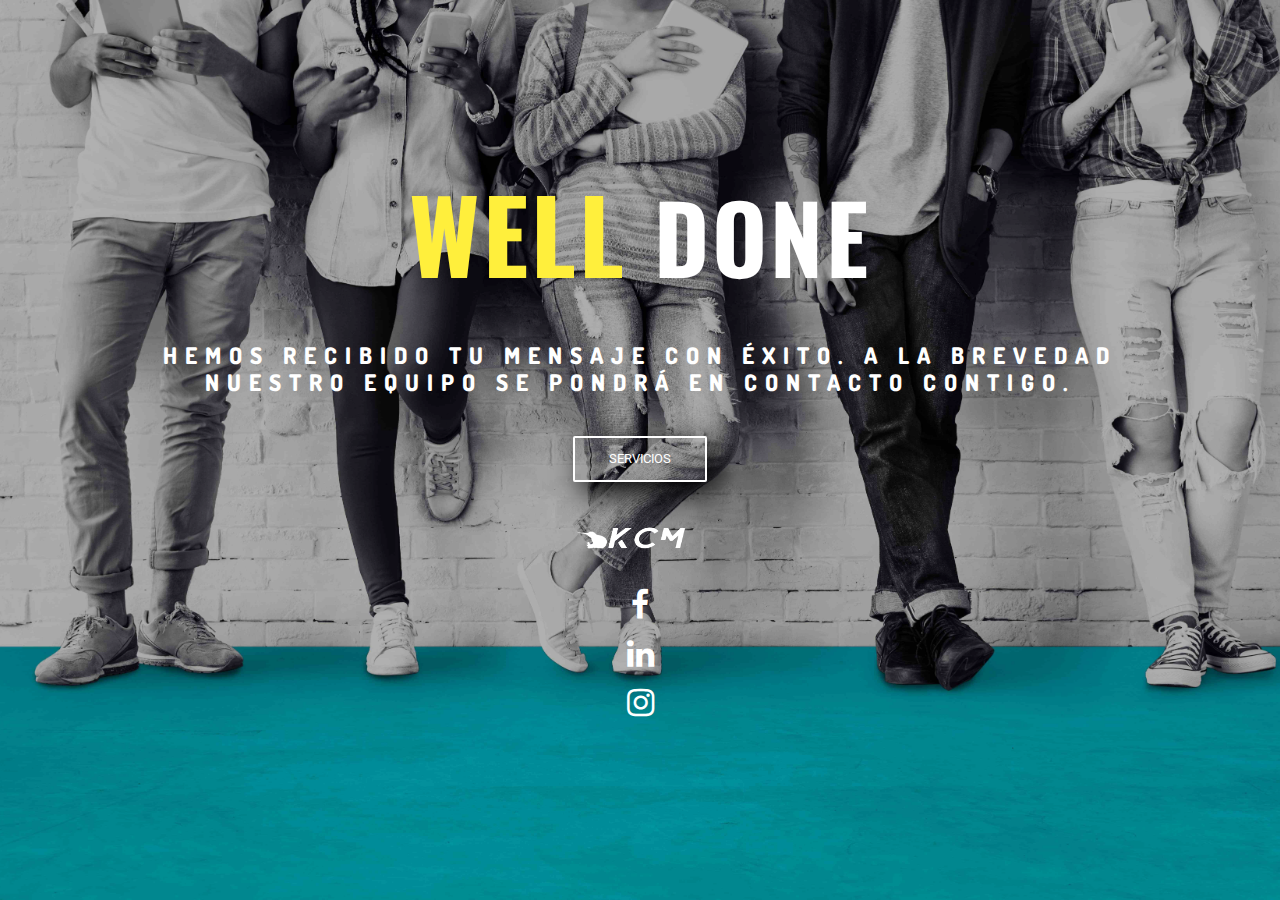
<file: thank-you.html>
<!DOCTYPE html>
<html lang="es">

<head>
  <meta charset="utf-8">
  <meta name="viewport" content="width=device-width, initial-scale=1, shrink-to-fit=no">
  <meta http-equiv="x-ua-compatible" content="ie=edge">
  <title>Mensaje enviado con exito</title>
  <meta name="theme-color" content="#26ccca"/>
  <link rel="shortcut icon" type="image/x-icon" href="./imgIndex/favicon.ico">
  <link rel="stylesheet" href="https://maxcdn.bootstrapcdn.com/font-awesome/4.7.0/css/font-awesome.min.css">
  <link href="./MDB Free/css/bootstrap.min.css" rel="stylesheet">
  <link href="./MDB Free/css/mdb.min.css" rel="stylesheet">
  <link href="./MDB Free/css/stylekcm.css" rel="stylesheet">
  <link href="https://fonts.googleapis.com/css?family=Dosis|Oswald|Roboto" rel="stylesheet">
</head>

<body>
  <header>
    <div class="view parallax-e" data-jarallax='{"speed": 0.2}' style="background-image: url('./imgThanks/thanks-min.jpg'); background-repeat: no-repeat; background-size: cover; background-position: center center;">
      <div class="mask rgba-black-light d-flex justify-content-center align-items-center">
        <div class="container">
          <div class="row">
            <div class="col-md-12 mb-4 white-text text-center">

              <h5 class="text-uppercase wow fadeInDown portada3" data-wow-delay="0.4s">
                <strong class="portada2">WELL</strong>
                <strong>DONE</strong>
              </h5>
            </div>
            <div class="col-md-12 white-text text-center pt-3 pb-xs-5">
              <h1 class="h1-reponsive text-uppercase font-weight-bold  wow fadeInDown portada1" data-wow-delay="0.3s">
                <strong>HEMOS RECIBIDO TU MENSAJE CON ÉXITO. A LA BREVEDAD NUESTRO EQUIPO SE PONDRÁ EN CONTACTO CONTIGO.
                </strong>
              </h1>

              <a class="btn btn-outline-white wow fadeInDown imgShadowStrong" href="./servicios.html" data-wow-delay="0.4s">SERVICIOS</a>
            </div>

            <div class="col-md-12 white-text text-center pt-3 pb-xs-5">
              <div>
                <a class="navbar-brand" href="index.html">
                  <img src="./imgIndex/KCM8.png" alt="Logo KCM" height="60px" width="110px">
                </a>
              </div>
              <ul class="navbar-nav nav-flex-icons">
                <li class="nav-item">
                  <a class="nav-link white-text font-weight-bold" href="https://www.facebook.com/kcmgrupo/">
                    <i class="fa fa-facebook fa-2x light-green-text-3 icono" aria-label="Icono Facebook"></i>
                  </a>
                </li>
                <li class="nav-item">
                  <a class="nav-link white-text font-weight-bold" href="https://www.linkedin.com/company/grupo-kcm/">
                    <i class="fa fa-linkedin fa-2x light-green-text-3 icono" aria-label="Icono Linkedin"></i>
                  </a>
                </li>
                <li class="nav-item">
                  <a class="nav-link white-text font-weight-bold" href="https://www.instagram.com/grupokcm/">
                    <i class="fa fa-instagram fa-2x light-green-text-3 icono" aria-label="Icono Instagram"></i>
                  </a>
                </li>
              </ul>
            </div>
          </div>
        </div>
      </div>
    </div>
  </header>
</body>

</html>
</file>
<file: MDB Free/css/stylekcm.css>
/* Your custom styles */


/* Required for full background image */

html,
body,
header,
.view { 
    height: 100%;
}

@media (max-width: 740px) {
    html,
    body,
    header,
    .view {
        height: 100vh;
    }
}

.parallax-e{
    background-image: url(../../imgIndex/compu1-min.jpg);
    height: 100%;
    background-position: center;
    background-repeat: no-repeat;
    background-size: cover; 
}

@media (min-width: 1200px) {
    .parallax-e{
        background-image: url(../../imgIndex/compu1-min.jpg);
        height: 100%; 
        background-attachment: fixed;
        background-position: center;
        background-repeat: no-repeat;
        background-size: cover;
    }
}

.top-nav-collapse {
    background-color: #26ccca !important;
}

.navbar:not(.top-nav-collapse) {
    background: transparent !important;
}

@media (max-width: 768px) {
    .navbar:not(.top-nav-collapse) {
        background: #26ccca !important;
    }
}

@media (min-width: 800px) and (max-width: 850px) {
    .navbar:not(.top-nav-collapse) {
        background: #26ccca !important;
    }
}

h1 {
    letter-spacing: 8px;
}

h5 {
    letter-spacing: 3px;
}

.hr-light {
    border-top: 3px solid #fff;
    width: 80px;
}

.contenedor {
    width: 100%;
    /* height: 100px; */
    background: #444;
}

.hijo1 {
    width: 100%;
    font-family: 'Oswald', sans-serif;
    font-size: calc(10px + 4vw);
    font-weight: bold;
    color: #26ccca;
    /* line-height: 80px; */
    /* padding-left: 80px; */
    padding-top: 10px;
    text-align: center;
    /* align-content: center; */
    letter-spacing: 3px;
}

.creatividad {
    color: #26ccca;
    font-weight: bold;
}

.blue {
    background-color: aquamarine;
}

.jose {
    background: #444;
}

.river {
    color: #3b5998;
}

.boca {
    color: #007bb5;
}

.independiente {
    color: #dd4b39;
}

.rosario {
    color: #00bf8f;
}

.seguir {
    font-family: Arial, Helvetica, sans-serif;
    font-size: 20px;
    font-weight: bold;
}

.redes {
    display: flex;
    justify-content: center;
}

.packer {
    margin: auto;
}

.foto1 {
    padding-bottom: 35px;
}

.foto2 {
    padding-bottom: 15px;
}

.foto3 {
    padding-top: 15px;
}

.titulo2 {
    color: #ff1493;
    font-family: 'Oswald', sans-serif;
    font-size: 60px;
}

.que-hacemos{
    background-color: #ffffff;
    background-image: url(../../imgIndex/quehacemos.png);
    background-position: top;
    background-size: 100%;
    background-repeat: no-repeat;

}

@media (max-width: 768px) {
    #hrBar {
        display: none;
    }
    .portada1 {
        padding-bottom: 80px;
    }
}

.portada1 {
    font-family: 'Dosis', sans-serif;
    font-size: calc(10px + 1vw);
    font-weight: bold;
    height: 80px;
}

.portada2 {
    font-family: 'Oswald', sans-serif;
    font-size: calc(50px + 4vw);
    font-weight: bold;
    color: #ffef3c;
    height: 30px;
}

.portada21 {
    font-family: 'Oswald', sans-serif;
    font-size: calc(60px + 4vw);
    font-weight: bold;
    color: deeppink;
    height: 30px;
}

.portada3 {
    font-family: 'Oswald', sans-serif;
    font-size: calc(20px + 5.8vw);
    font-weight: bold;
    text-align: center;
}

.uña {
    font-family: 'Dosis', sans-serif;
    font-weight: bold;
}

.dedo {
    background-color: #ffef3c;
    background-image: url(../../imgIndex/nosotros.png);
    background-repeat: no-repeat;
    background-size: 67%;
    background-position-y: center;
    position: relative;
}

@media (max-width: 768px) {
    .dedo {
        background-size: 140%;
        background-position-y: 0%;
        padding-left: 30px;
    }
    
}

.cuticula {
    background: #444;
}

.pie {
    padding-top: 15px;
    font-family: 'Oswald', sans-serif;
    color: #fff;
    font-size: 60px;
}

.sociales {
    font-family: 'Oswald', sans-serif;
    color: #ffef3c;
    font-size: 60px;
    font-weight: bold;
}

.sapo {
    font-family: 'Oswald', sans-serif;
    color: #26ccca;
    font-size: 60px;
    font-weight: bold;
}

.are-you-ready{
    background-color: #ffffff;
    background-image: url(../../imgIndex/areyouready.png);
    background-position: top;
    background-size: 100%;
    background-repeat: no-repeat;
}

.community {
    font-family: 'Roboto', sans-serif;
    font-size: 20px;
    width: 100%;
}

.pablo {
    width: 95%;
    font-family: 'Roboto', sans-serif;
    font-size: 20px;
    margin-left: 20px;
}

.lilita {
    width: 100%;
    font-family: 'Roboto', sans-serif;
    font-size: 20px;
    text-align: center;
    padding-top: 10vw;
}

.menem {
    width: 100%;
    font-family: 'Roboto', sans-serif;
    font-size: 20px;
    padding-top: 10vw;
}

.pregunta {
    font-weight: bold;
    color: deeppink;
}

.diferencia {
    background: #444;
}

.empezamos {
    color: #ffef3c;
}

.imgShadowStrong {
    box-shadow: 10px 10px 30px rgb(0, 0, 0);
}




/* STYLE HTML SERVICIOS */

.parallax-e-services{
    background-image: url(../../imgServicios/ourplans3-min.jpg);
    height: 100%;
    background-position: center;
    background-repeat: no-repeat;
    background-size: cover;  
}

@media (min-width: 1200px) {
    .parallax-e-services{
    background-image: url(../../imgServicios/ourplans3-min.jpg);
    height: 100%; 
    background-attachment: fixed;
    background-position: center;
    background-repeat: no-repeat;
    background-size: cover;
    }
}

.tituloblog {
    width: 100%;
    font-family: 'Oswald', sans-serif;
    font-size: 50px;
    padding-top: 15px;
}
.rod {
    color: #26ccca;
}
.introblog {
    width: 100%;
    font-family: 'Roboto', sans-serif;
    font-size: 20px;
}
.tituloblog2 {
    width: 100%;
    font-family: 'Roboto', sans-serif;
    color: #a9b500;
}
@media (max-width: 990px){
    .flex-cont {
        flex-direction: column-reverse;
        justify-content: center;
    }
    .flexItem2 {
        margin-top: 15px;
    }
}
.imgShadow {
    box-shadow: 10px 5px 30px rgba(0, 0, 0, 0.445);
}

.imgShadow2 {
    box-shadow: -10px 5px 30px rgba(0, 0, 0, 0.445);
}

/* CHECKBOXES */

.checkstyle {
    display: block;
    position: relative;
    padding-left: 35px;
    margin-bottom: 12px;
    cursor: pointer;
    font-size: 22px;
    -webkit-user-select: none;
    -moz-user-select: none;
    -ms-user-select: none;
    user-select: none;
}

/* Hide the browser's default checkbox */
.checkstyle input {
    position: absolute;
    opacity: 0;
    cursor: pointer;
}

/* Create a custom checkbox */
.checkmark {
    position: absolute;
    top: 0;
    left: 0;
    height: 25px;
    width: 25px;
    background-color: #eee;
}

/* On mouse-over, add a grey background color */
.checkstyle:hover input ~ .checkmark {
    background-color: #ccc;
}

/* When the checkbox is checked, add a blue background */
.checkstyle input:checked ~ .checkmark {
    background-color: #5cb861fd;
}

/* Create the checkmark/indicator (hidden when not checked) */
.checkmark:after {
    content: "";
    position: absolute;
    display: none;
}

/* Show the checkmark when checked */
.checkstyle input:checked ~ .checkmark:after {
    display: block;
}

/* Style the checkmark/indicator */
.checkstyle .checkmark:after {
    left: 9px;
    top: 5px;
    width: 5px;
    height: 10px;
    border: solid white;
    border-width: 0 3px 3px 0;
    -webkit-transform: rotate(45deg);
    -ms-transform: rotate(45deg);
    transform: rotate(45deg);
}

/* END CHECKBOXES */

.input-place{
    position: relative;
    margin-top: 1.5rem;
    margin-bottom: 1.5rem;
}
</file>
